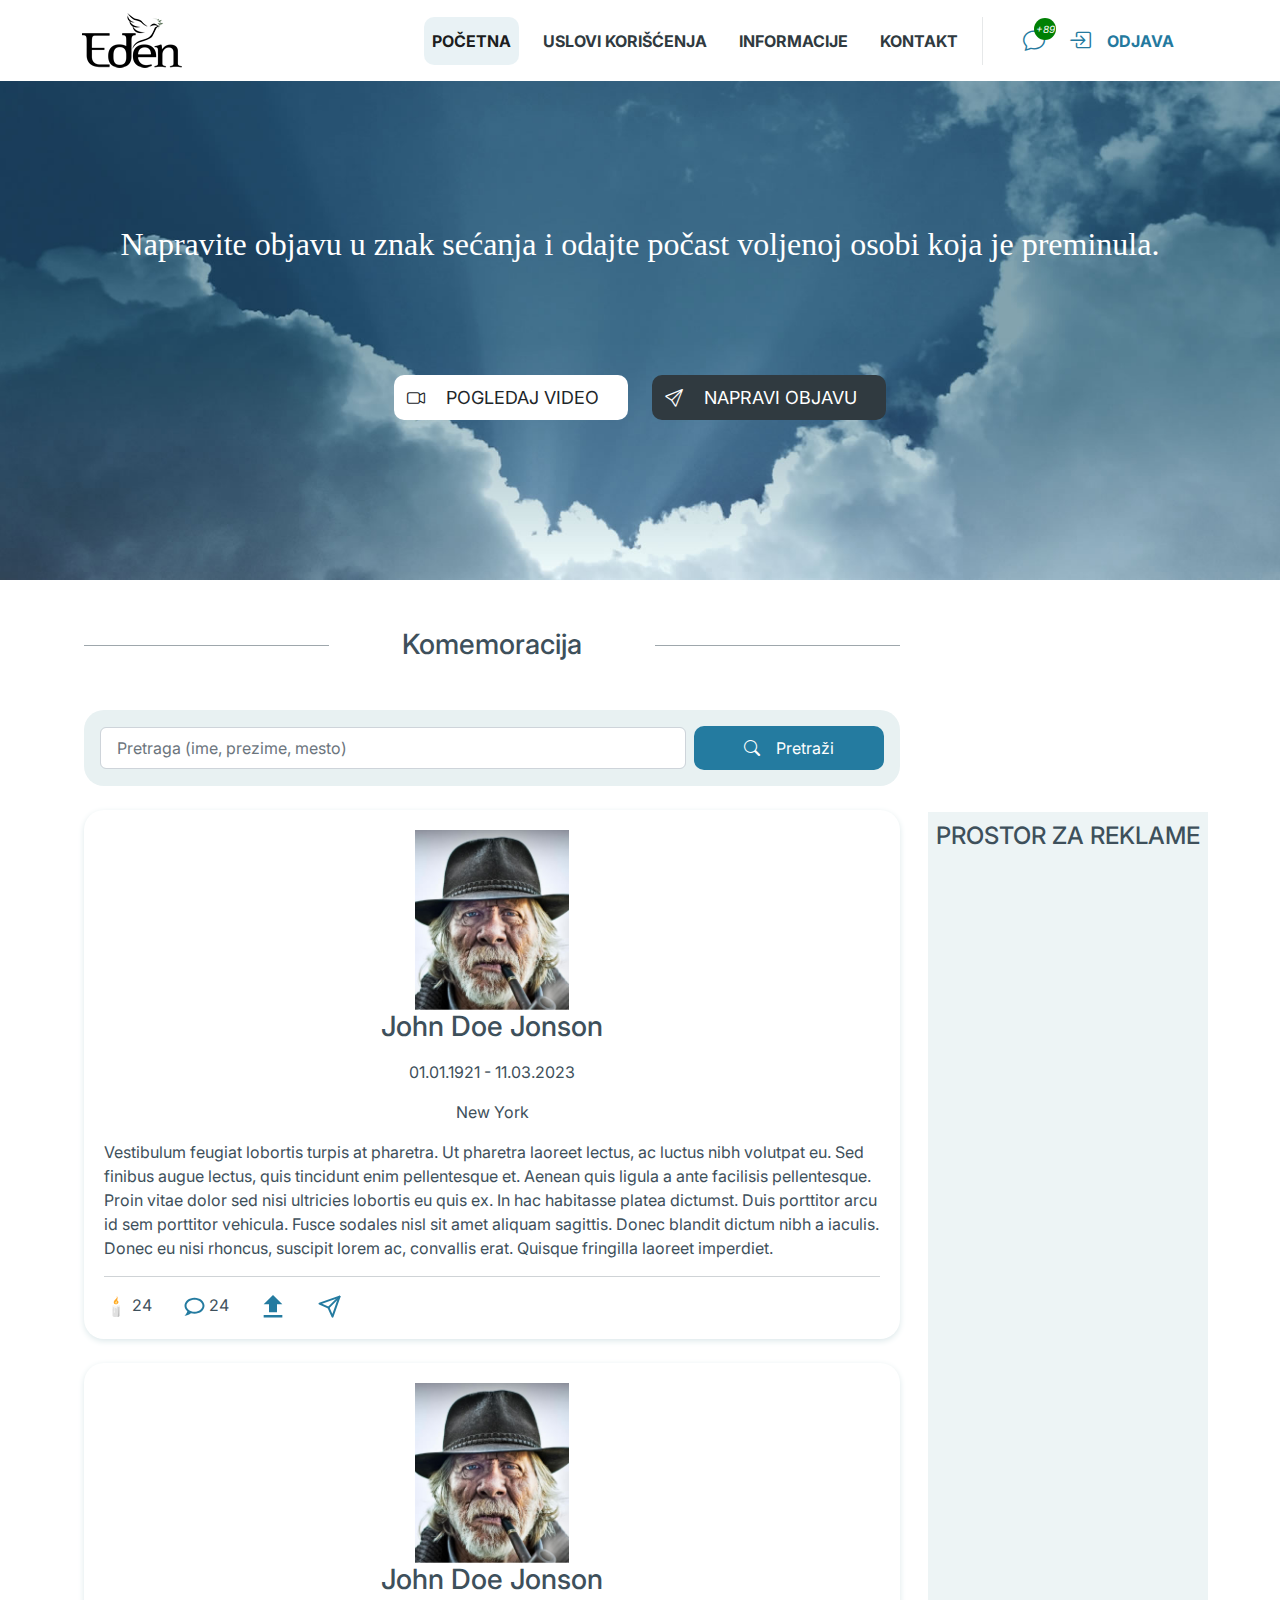
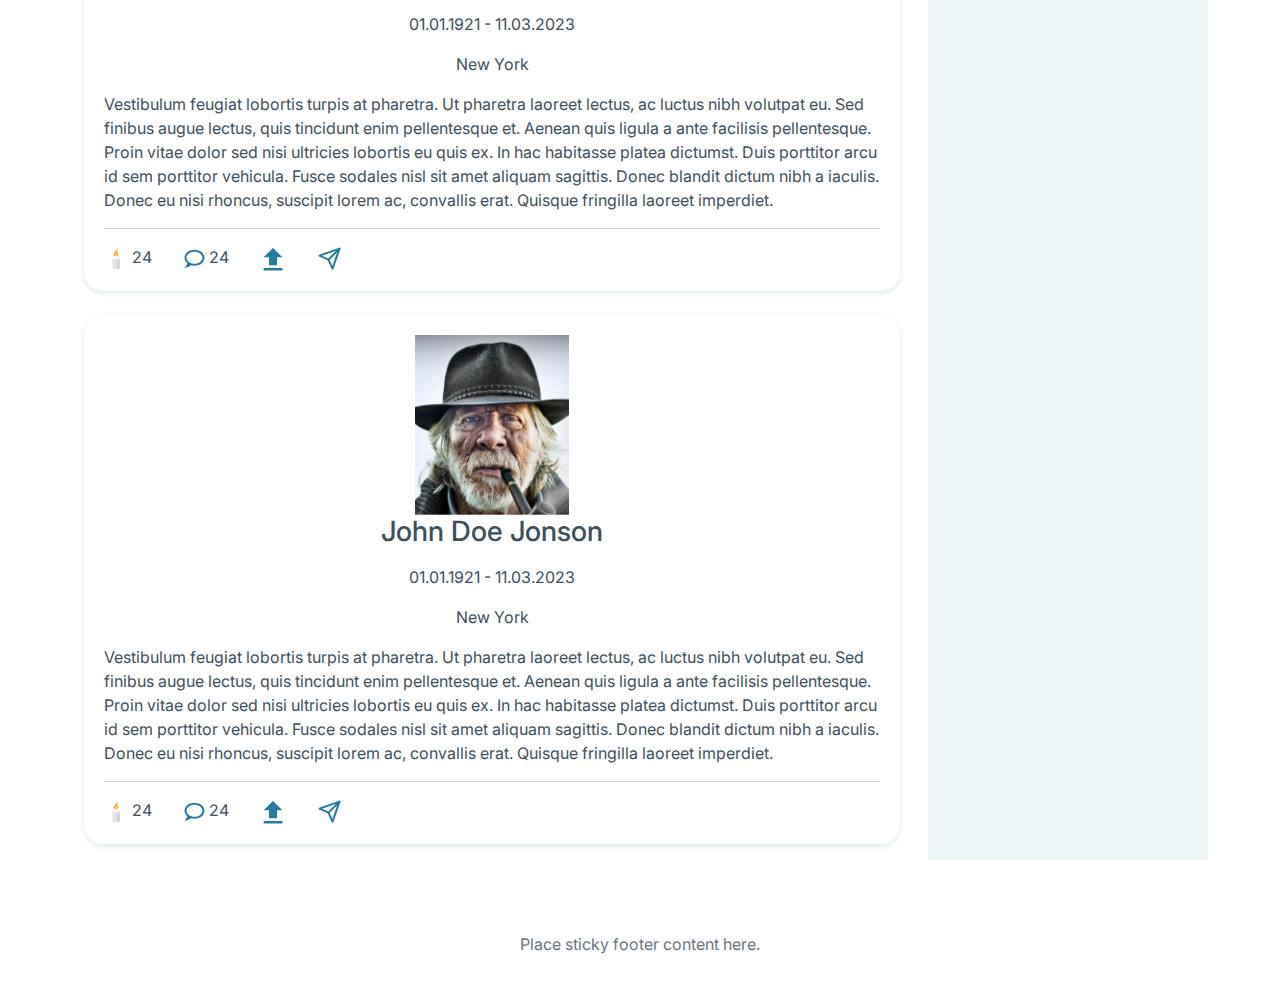
<file: index.html>
<!DOCTYPE html>
<!--[if lt IE 7]>      <html class="no-js lt-ie9 lt-ie8 lt-ie7"> <![endif]-->
<!--[if IE 7]>         <html class="no-js lt-ie9 lt-ie8"> <![endif]-->
<!--[if IE 8]>         <html class="no-js lt-ie9"> <![endif]-->
<!--[if gt IE 8]>      <html class="no-js"> <![endif]-->
<html lang="sr">
    <head>
        <meta charset="utf-8">
        <meta http-equiv="X-UA-Compatible" content="IE=edge">
        <title>EDEN</title>
        <meta name="description" content="">
        <meta name="keywords" content="">
        <meta name="author" content="One Touch">
        <meta name="viewport" content="width=device-width, initial-scale=1">

        <meta property="og:title" content="">
        <meta property="og:type" content="">
        <meta property="og:url" content="">
        <meta property="og:description" content="">
        <meta property="og:image" content="">

        <link rel="icon" href="/favicon.ico">
        <link rel="icon" href="/favicon.svg" type="image/svg+xml">
        <link rel="apple-touch-icon" href="/apple-touch-icon.png">

        <link rel="stylesheet" href="assets/css/bootstrap.min.css">
        <link rel="stylesheet" href="https://cdn.jsdelivr.net/npm/bootstrap-icons@1.10.5/font/bootstrap-icons.css">
        <link rel="stylesheet" href="assets/css/otwd.css">

        <!-- <link rel="preconnect" href="https://fonts.googleapis.com">
        <link rel="preconnect" href="https://fonts.gstatic.com" crossorigin>
        <link href="https://fonts.googleapis.com/css2?family=Inter&display=swap" rel="stylesheet"> -->

        <link rel="preconnect" href="https://fonts.googleapis.com">
        <link rel="preconnect" href="https://fonts.gstatic.com" crossorigin>
        <link href="https://fonts.googleapis.com/css2?family=Inter&family=Lobster+Two:ital@1&display=swap" rel="stylesheet">

    </head>
    <body>
        <!--[if lt IE 7]>
            <p class="browsehappy">You are using an <strong>outdated</strong> browser. Please <a href="#">upgrade your browser</a> to improve your experience.</p>
        <![endif]-->
        <nav class="navbar navbar-expand-sm" aria-label="Main navbar top">
            <div class="container">
                <a class="navbar-brand" href="/">
                    <img src="assets/img/eden-logo-100x55.png" class="img-fluid" alt="eden logo">
                </a>
                <button class="navbar-toggler" type="button" data-bs-toggle="collapse" data-bs-target="#navbar" aria-controls="navbar" aria-expanded="false" aria-label="Toggle navigation">
                    <span class="navbar-toggler-icon"></span>
                </button>
        
                <div class="collapse navbar-collapse" id="navbar">
                    <ul class="navbar-nav ms-auto justify-content-end">
                        <li class="nav-item">
                            <a class="nav-link active" aria-current="page" href="/">početna</a>
                        </li>
                        <li class="nav-item">
                            <a class="nav-link" href="#">uslovi korišćenja</a>
                        </li>
                        <li class="nav-item">
                            <a class="nav-link" href="#">informacije</a>
                        </li>
                        <li class="nav-item">
                            <a class="nav-link" href="#">kontakt</a>
                        </li>
                        <li class="nav-item user-item d-flex flex-row">
                            <i class="bi bi-chat mx-4 position-relative d-none d-sm-block">
                                <span class="position-absolute top-0 start-100 translate-middle badge">+89<span class="visually-hidden">unread messages</span></span>
                            </i>
                            <i class="bi bi-box-arrow-in-right me-2"></i>
                            <a class="nav-link" href="/login.html">odjava</a>
                        </li>
                    </ul>
                </div>
            </div>
        </nav>
          
        <!-- header start-->
        <header class="bgd-01 py-5">
            <div class="container-fluid">
                <div class="header-content-box py-5">
                    <h1 class="text-center">Napravite objavu u znak sećanja i odajte počast voljenoj osobi koja je preminula.</h1>
                    <!-- <div class="cta-box my-5 position-absolute top-50 start-50 translate-middle">
                        <a class="btn btn-large btn-header py-2 mt-5 me-3" href="#" role="button">
                            <i class="bi bi-camera-video"></i>
                            <span class="mx-3">pogledaj video</span>
                        </a>
                        <a class="btn btn-large btn-header-inv py-2 mt-5 ms-3" href="#" role="button">
                            <i class="bi bi-send"></i>
                            <span class="mx-3">napravi objavu</span>
                        </a>
                    </div> -->
                    <div class="row py-xl-5">
                        <div class="col-lg-6 col-12 py-3">
                            <a class="btn btn-large btn-header py-2 float-xl-end" href="#" role="button">
                                <i class="bi bi-camera-video"></i>
                                <span class="mx-3">pogledaj video</span>
                            </a>
                        </div>
                        <div class="col-lg-6 col-12 py-3">
                            <a class="btn btn-large btn-header-inv py-2 float-xl-start" href="#" role="button">
                                <i class="bi bi-send"></i>
                                <span class="mx-3">napravi objavu</span>
                            </a>
                        </div>
                    </div>
                </div>
            </div>
        </header>
        <!-- header end-->
        

        <!-- content start-->
        <div class="edn-layout">
            <main class="edn-main">
                <div class="container">
                    <div class="row">
                        <div class="col-12">
                            <h2 class="text-center title-line mt-5">Komemoracija</h2> <!-- SAKRIJ LOGOVANOM KORISNIKU -->
                            <div class="search-box">
                                <form action="" class="row g-2">
                                    <div class="col-lg-9 col-10">
                                        <input class="form-control" type="text" placeholder="Pretraga (ime, prezime, mesto)">
                                    </div>
                                    <div class="col-lg-3 col-2 d-grid gap-2">
                                        <button type="submit" class="btn btn-primary d-flex search-btn"><i class="bi bi-search"></i> <span class="d-none d-lg-block">Pretraži</span></button>
                                    </div>
                                </form>
                            </div>
                        </div>
                    </div>

                    <!-- umrlice layout-->
                    <div class="row">
                        <div class="col-12">
                            <a href="single-page.html" class="ex-container">
                                <article class="edn-ex-container my-4">
                                    <figure>
                                        <img src="/assets/img/john_doe_jonson.jpg" alt="John Doe Jonson" class="ex-img">
                                        <figcaption class="text-center"><h3>John Doe Jonson</h3></figcaption>
                                    </figure>
                                    <div class="ex-basic-info text-center">
                                        <p>01.01.1921 - 11.03.2023</p>
                                        <p>New York</p>
                                    </div>
                                    <div class="ex-details">
                                        <p>Vestibulum feugiat lobortis turpis at pharetra. Ut pharetra laoreet lectus, ac luctus nibh volutpat eu. Sed finibus augue lectus, quis tincidunt enim pellentesque et. Aenean quis ligula a ante facilisis pellentesque. Proin vitae dolor sed nisi ultricies lobortis eu quis ex. In hac habitasse platea dictumst. Duis porttitor arcu id sem porttitor vehicula. Fusce sodales nisl sit amet aliquam sagittis. Donec blandit dictum nibh a iaculis. Donec eu nisi rhoncus, suscipit lorem ac, convallis erat. Quisque fringilla laoreet imperdiet.</p>
                                    </div>
                                    <hr>
                                    <div class="ex-soc-data">
                                        <div class="ex-candle">
                                            <!-- <img src="/assets/img/candle-24x24.png" alt="" class=""> -->
                                            <svg width="24" height="25" viewBox="0 0 24 25" fill="none" xmlns="http://www.w3.org/2000/svg">
                                                <path d="M8.49561 13.113L8.51061 21.5767C8.51061 21.9311 8.68873 22.263 8.98311 22.4636C9.86998 23.0674 10.41 23.0505 11.9644 23.0505C13.7737 23.0505 15.2569 22.638 15.4181 22.113L15.3037 11.5005L8.49561 13.113Z" fill="#E0E0E0"/>
                                                <path d="M13.4099 6.38729C13.2918 6.19417 13.2224 5.97104 13.2561 5.67292C13.3349 4.96417 13.6986 4.36604 13.5974 3.62542C13.5543 3.31042 13.1174 2.11229 12.6561 2.30167C12.6693 2.34667 12.6936 2.37854 12.7199 2.41604C12.7705 2.49104 12.8155 2.57167 12.8474 2.65604C13.108 3.32354 12.7368 3.92729 12.2943 4.40917C11.1918 5.60542 9.15738 7.04729 9.8455 8.93167C10.6199 11.0523 13.9274 10.6792 14.428 8.54354C14.533 8.09729 14.4486 7.64917 14.1805 7.27604C13.933 6.93292 13.603 6.70042 13.4099 6.38729Z" fill="#FFA726"/>
                                                <path d="M13.0596 8.60362C13.0277 9.08925 12.7352 9.6405 12.2084 9.708C11.4115 9.80925 10.8996 8.778 11.2034 8.11987C11.4565 7.57237 12.0002 7.88175 12.259 6.68737C12.2702 6.633 12.2684 6.54862 12.2534 6.49425C12.2402 6.44737 12.214 6.40425 12.214 6.3555C12.2102 6.2505 12.3115 6.38737 12.3359 6.41362C12.8215 6.9555 13.0765 7.78987 13.0652 8.51175L13.0596 8.60362Z" fill="#FFE082"/>
                                                <path d="M15.0242 11.1799C14.848 11.1799 14.7036 11.3243 14.7036 11.5006C14.7036 11.5006 14.2086 22.2331 13.543 22.9381C13.543 22.9381 15.4161 22.6981 15.4161 21.9931L15.3467 11.5006C15.3457 11.4155 15.3114 11.3342 15.2511 11.2743C15.1907 11.2143 15.1093 11.1804 15.0242 11.1799Z" fill="#BDBDBD"/>
                                                <path d="M15.9339 11.8829C15.9264 12.2223 15.8064 12.5542 15.5495 12.7604C15.1933 13.0473 14.7414 12.8917 14.3983 12.6629C13.9464 12.3629 13.4158 12.4286 13.0651 12.8411C12.7708 13.1879 12.8551 13.6154 12.8364 14.0317C12.827 14.2473 12.7876 14.5623 12.6301 14.7292C12.3414 15.0348 12.062 14.5586 12.002 14.3017C11.9308 13.9942 11.8801 13.6117 11.4751 13.6379C10.9764 13.6698 10.8433 14.4292 10.7795 14.8079C10.6783 15.4042 10.6445 16.0342 10.6858 16.6361C10.7176 17.0992 10.9464 17.5586 10.9145 18.0348C10.8958 18.3011 10.712 18.6273 10.4383 18.7117C10.0764 18.8242 9.80451 18.4679 9.81201 18.1342C9.82513 17.5248 10.0745 16.9286 10.1439 16.3229C10.2058 15.7811 10.262 15.2354 10.2958 14.6898C10.3183 14.3242 10.4626 13.1617 9.91701 13.0529C8.85576 12.8411 9.04701 15.3629 8.35888 15.2204C7.77763 15.0986 8.25576 13.7561 8.18638 12.8579C8.16201 12.5336 8.05326 12.2054 8.13201 11.8811C8.26138 11.3579 8.78076 10.9698 9.32076 11.0148C9.74076 11.0504 10.1533 11.2286 10.5151 11.4404C11.0083 11.7311 11.4751 11.9111 12.0601 11.8848C12.6451 11.8586 13.2095 11.6617 13.7101 11.3636C14.1676 11.0917 14.597 10.4692 15.2026 10.6323C15.7201 10.7711 15.9451 11.3992 15.9339 11.8829Z" fill="#F5F5F5"/>
                                            </svg>
                                            <span>24</span>
                                        </div>
                                        <div class="ex-comments">
                                            <!-- <i class="bi bi-chat"></i> -->
                                            <svg width="21" height="19" viewBox="0 0 21 19" fill="none" xmlns="http://www.w3.org/2000/svg">
                                                <path d="M10.5 0.666504C5 0.666504 0.5 4.2465 0.5 8.6665C0.525108 9.7292 0.784627 10.7732 1.26001 11.724C1.73539 12.6748 2.41491 13.5088 3.25 14.1665C3.25 14.7665 2.83 16.3365 0.5 18.6665C2.87 18.5565 5.14 17.6665 6.97 16.1665C8.11 16.4965 9.31 16.6665 10.5 16.6665C16 16.6665 20.5 13.0865 20.5 8.6665C20.5 4.2465 16 0.666504 10.5 0.666504ZM10.5 14.6665C6.08 14.6665 2.5 11.9765 2.5 8.6665C2.5 5.3565 6.08 2.6665 10.5 2.6665C14.92 2.6665 18.5 5.3565 18.5 8.6665C18.5 11.9765 14.92 14.6665 10.5 14.6665Z" fill="#247BA0"/>
                                            </svg>
                                            <span>24</span>
                                        </div>
                                        <div class="ex-share">
                                            <!-- <img src="/assets/img/upload-24x24.png" alt="" class=""> -->
                                            <svg width="24" height="24" viewBox="0 0 15 18" fill="none" xmlns="http://www.w3.org/2000/svg">
                                                <path d="M4.5 13.6665H10.5V7.6665H14.5L7.5 0.666504L0.5 7.6665H4.5V13.6665ZM0.5 15.6665H14.5V17.6665H0.5V15.6665Z" fill="#247BA0"/>
                                            </svg>
                                        </div>
                                        <div class="ex-msg">
                                            <!-- <img src="/assets/img/send-24x24.png" alt="" class=""> -->
                                            <svg width="25" height="25" viewBox="0 0 25 25" fill="none" xmlns="http://www.w3.org/2000/svg">
                                                <path d="M22.5 2.6665L11.5 13.6665" stroke="#247BA0" stroke-width="2" stroke-linecap="round" stroke-linejoin="round"/>
                                                <path d="M22.5 2.6665L15.5 22.6665L11.5 13.6665L2.5 9.6665L22.5 2.6665Z" stroke="#247BA0" stroke-width="2" stroke-linecap="round" stroke-linejoin="round"/>
                                            </svg>
                                        </div>
                                    </div>
                                </article>
                            </a>

                            <a href="single-page.html" class="ex-container">
                                <article class="edn-ex-container my-4">
                                    <figure>
                                        <img src="/assets/img/john_doe_jonson.jpg" alt="John Doe Jonson" class="ex-img">
                                        <figcaption class="text-center"><h3>John Doe Jonson</h3></figcaption>
                                    </figure>
                                    <div class="ex-basic-info text-center">
                                        <p>01.01.1921 - 11.03.2023</p>
                                        <p>New York</p>
                                    </div>
                                    <div class="ex-details">
                                        <p>Vestibulum feugiat lobortis turpis at pharetra. Ut pharetra laoreet lectus, ac luctus nibh volutpat eu. Sed finibus augue lectus, quis tincidunt enim pellentesque et. Aenean quis ligula a ante facilisis pellentesque. Proin vitae dolor sed nisi ultricies lobortis eu quis ex. In hac habitasse platea dictumst. Duis porttitor arcu id sem porttitor vehicula. Fusce sodales nisl sit amet aliquam sagittis. Donec blandit dictum nibh a iaculis. Donec eu nisi rhoncus, suscipit lorem ac, convallis erat. Quisque fringilla laoreet imperdiet.</p>
                                    </div>
                                    <hr>
                                    <div class="ex-soc-data">
                                        <div class="ex-candle">
                                            <!-- <img src="/assets/img/candle-24x24.png" alt="" class=""> -->
                                            <svg width="24" height="25" viewBox="0 0 24 25" fill="none" xmlns="http://www.w3.org/2000/svg">
                                                <path d="M8.49561 13.113L8.51061 21.5767C8.51061 21.9311 8.68873 22.263 8.98311 22.4636C9.86998 23.0674 10.41 23.0505 11.9644 23.0505C13.7737 23.0505 15.2569 22.638 15.4181 22.113L15.3037 11.5005L8.49561 13.113Z" fill="#E0E0E0"/>
                                                <path d="M13.4099 6.38729C13.2918 6.19417 13.2224 5.97104 13.2561 5.67292C13.3349 4.96417 13.6986 4.36604 13.5974 3.62542C13.5543 3.31042 13.1174 2.11229 12.6561 2.30167C12.6693 2.34667 12.6936 2.37854 12.7199 2.41604C12.7705 2.49104 12.8155 2.57167 12.8474 2.65604C13.108 3.32354 12.7368 3.92729 12.2943 4.40917C11.1918 5.60542 9.15738 7.04729 9.8455 8.93167C10.6199 11.0523 13.9274 10.6792 14.428 8.54354C14.533 8.09729 14.4486 7.64917 14.1805 7.27604C13.933 6.93292 13.603 6.70042 13.4099 6.38729Z" fill="#FFA726"/>
                                                <path d="M13.0596 8.60362C13.0277 9.08925 12.7352 9.6405 12.2084 9.708C11.4115 9.80925 10.8996 8.778 11.2034 8.11987C11.4565 7.57237 12.0002 7.88175 12.259 6.68737C12.2702 6.633 12.2684 6.54862 12.2534 6.49425C12.2402 6.44737 12.214 6.40425 12.214 6.3555C12.2102 6.2505 12.3115 6.38737 12.3359 6.41362C12.8215 6.9555 13.0765 7.78987 13.0652 8.51175L13.0596 8.60362Z" fill="#FFE082"/>
                                                <path d="M15.0242 11.1799C14.848 11.1799 14.7036 11.3243 14.7036 11.5006C14.7036 11.5006 14.2086 22.2331 13.543 22.9381C13.543 22.9381 15.4161 22.6981 15.4161 21.9931L15.3467 11.5006C15.3457 11.4155 15.3114 11.3342 15.2511 11.2743C15.1907 11.2143 15.1093 11.1804 15.0242 11.1799Z" fill="#BDBDBD"/>
                                                <path d="M15.9339 11.8829C15.9264 12.2223 15.8064 12.5542 15.5495 12.7604C15.1933 13.0473 14.7414 12.8917 14.3983 12.6629C13.9464 12.3629 13.4158 12.4286 13.0651 12.8411C12.7708 13.1879 12.8551 13.6154 12.8364 14.0317C12.827 14.2473 12.7876 14.5623 12.6301 14.7292C12.3414 15.0348 12.062 14.5586 12.002 14.3017C11.9308 13.9942 11.8801 13.6117 11.4751 13.6379C10.9764 13.6698 10.8433 14.4292 10.7795 14.8079C10.6783 15.4042 10.6445 16.0342 10.6858 16.6361C10.7176 17.0992 10.9464 17.5586 10.9145 18.0348C10.8958 18.3011 10.712 18.6273 10.4383 18.7117C10.0764 18.8242 9.80451 18.4679 9.81201 18.1342C9.82513 17.5248 10.0745 16.9286 10.1439 16.3229C10.2058 15.7811 10.262 15.2354 10.2958 14.6898C10.3183 14.3242 10.4626 13.1617 9.91701 13.0529C8.85576 12.8411 9.04701 15.3629 8.35888 15.2204C7.77763 15.0986 8.25576 13.7561 8.18638 12.8579C8.16201 12.5336 8.05326 12.2054 8.13201 11.8811C8.26138 11.3579 8.78076 10.9698 9.32076 11.0148C9.74076 11.0504 10.1533 11.2286 10.5151 11.4404C11.0083 11.7311 11.4751 11.9111 12.0601 11.8848C12.6451 11.8586 13.2095 11.6617 13.7101 11.3636C14.1676 11.0917 14.597 10.4692 15.2026 10.6323C15.7201 10.7711 15.9451 11.3992 15.9339 11.8829Z" fill="#F5F5F5"/>
                                            </svg>
                                            <span>24</span>
                                        </div>
                                        <div class="ex-comments">
                                            <!-- <i class="bi bi-chat"></i> -->
                                            <svg width="21" height="19" viewBox="0 0 21 19" fill="none" xmlns="http://www.w3.org/2000/svg">
                                                <path d="M10.5 0.666504C5 0.666504 0.5 4.2465 0.5 8.6665C0.525108 9.7292 0.784627 10.7732 1.26001 11.724C1.73539 12.6748 2.41491 13.5088 3.25 14.1665C3.25 14.7665 2.83 16.3365 0.5 18.6665C2.87 18.5565 5.14 17.6665 6.97 16.1665C8.11 16.4965 9.31 16.6665 10.5 16.6665C16 16.6665 20.5 13.0865 20.5 8.6665C20.5 4.2465 16 0.666504 10.5 0.666504ZM10.5 14.6665C6.08 14.6665 2.5 11.9765 2.5 8.6665C2.5 5.3565 6.08 2.6665 10.5 2.6665C14.92 2.6665 18.5 5.3565 18.5 8.6665C18.5 11.9765 14.92 14.6665 10.5 14.6665Z" fill="#247BA0"/>
                                            </svg>
                                            <span>24</span>
                                        </div>
                                        <div class="ex-share">
                                            <!-- <img src="/assets/img/upload-24x24.png" alt="" class=""> -->
                                            <svg width="24" height="24" viewBox="0 0 15 18" fill="none" xmlns="http://www.w3.org/2000/svg">
                                                <path d="M4.5 13.6665H10.5V7.6665H14.5L7.5 0.666504L0.5 7.6665H4.5V13.6665ZM0.5 15.6665H14.5V17.6665H0.5V15.6665Z" fill="#247BA0"/>
                                            </svg>
                                        </div>
                                        <div class="ex-msg">
                                            <!-- <img src="/assets/img/send-24x24.png" alt="" class=""> -->
                                            <svg width="25" height="25" viewBox="0 0 25 25" fill="none" xmlns="http://www.w3.org/2000/svg">
                                                <path d="M22.5 2.6665L11.5 13.6665" stroke="#247BA0" stroke-width="2" stroke-linecap="round" stroke-linejoin="round"/>
                                                <path d="M22.5 2.6665L15.5 22.6665L11.5 13.6665L2.5 9.6665L22.5 2.6665Z" stroke="#247BA0" stroke-width="2" stroke-linecap="round" stroke-linejoin="round"/>
                                            </svg>
                                        </div>
                                    </div>
                                </article>
                            </a>

                            <a href="single-page.html" class="ex-container">
                                <article class="edn-ex-container my-4">
                                    <figure>
                                        <img src="/assets/img/john_doe_jonson.jpg" alt="John Doe Jonson" class="ex-img">
                                        <figcaption class="text-center"><h3>John Doe Jonson</h3></figcaption>
                                    </figure>
                                    <div class="ex-basic-info text-center">
                                        <p>01.01.1921 - 11.03.2023</p>
                                        <p>New York</p>
                                    </div>
                                    <div class="ex-details">
                                        <p>Vestibulum feugiat lobortis turpis at pharetra. Ut pharetra laoreet lectus, ac luctus nibh volutpat eu. Sed finibus augue lectus, quis tincidunt enim pellentesque et. Aenean quis ligula a ante facilisis pellentesque. Proin vitae dolor sed nisi ultricies lobortis eu quis ex. In hac habitasse platea dictumst. Duis porttitor arcu id sem porttitor vehicula. Fusce sodales nisl sit amet aliquam sagittis. Donec blandit dictum nibh a iaculis. Donec eu nisi rhoncus, suscipit lorem ac, convallis erat. Quisque fringilla laoreet imperdiet.</p>
                                    </div>
                                    <hr>
                                    <div class="ex-soc-data">
                                        <div class="ex-candle">
                                            <!-- <img src="/assets/img/candle-24x24.png" alt="" class=""> -->
                                            <svg width="24" height="25" viewBox="0 0 24 25" fill="none" xmlns="http://www.w3.org/2000/svg">
                                                <path d="M8.49561 13.113L8.51061 21.5767C8.51061 21.9311 8.68873 22.263 8.98311 22.4636C9.86998 23.0674 10.41 23.0505 11.9644 23.0505C13.7737 23.0505 15.2569 22.638 15.4181 22.113L15.3037 11.5005L8.49561 13.113Z" fill="#E0E0E0"/>
                                                <path d="M13.4099 6.38729C13.2918 6.19417 13.2224 5.97104 13.2561 5.67292C13.3349 4.96417 13.6986 4.36604 13.5974 3.62542C13.5543 3.31042 13.1174 2.11229 12.6561 2.30167C12.6693 2.34667 12.6936 2.37854 12.7199 2.41604C12.7705 2.49104 12.8155 2.57167 12.8474 2.65604C13.108 3.32354 12.7368 3.92729 12.2943 4.40917C11.1918 5.60542 9.15738 7.04729 9.8455 8.93167C10.6199 11.0523 13.9274 10.6792 14.428 8.54354C14.533 8.09729 14.4486 7.64917 14.1805 7.27604C13.933 6.93292 13.603 6.70042 13.4099 6.38729Z" fill="#FFA726"/>
                                                <path d="M13.0596 8.60362C13.0277 9.08925 12.7352 9.6405 12.2084 9.708C11.4115 9.80925 10.8996 8.778 11.2034 8.11987C11.4565 7.57237 12.0002 7.88175 12.259 6.68737C12.2702 6.633 12.2684 6.54862 12.2534 6.49425C12.2402 6.44737 12.214 6.40425 12.214 6.3555C12.2102 6.2505 12.3115 6.38737 12.3359 6.41362C12.8215 6.9555 13.0765 7.78987 13.0652 8.51175L13.0596 8.60362Z" fill="#FFE082"/>
                                                <path d="M15.0242 11.1799C14.848 11.1799 14.7036 11.3243 14.7036 11.5006C14.7036 11.5006 14.2086 22.2331 13.543 22.9381C13.543 22.9381 15.4161 22.6981 15.4161 21.9931L15.3467 11.5006C15.3457 11.4155 15.3114 11.3342 15.2511 11.2743C15.1907 11.2143 15.1093 11.1804 15.0242 11.1799Z" fill="#BDBDBD"/>
                                                <path d="M15.9339 11.8829C15.9264 12.2223 15.8064 12.5542 15.5495 12.7604C15.1933 13.0473 14.7414 12.8917 14.3983 12.6629C13.9464 12.3629 13.4158 12.4286 13.0651 12.8411C12.7708 13.1879 12.8551 13.6154 12.8364 14.0317C12.827 14.2473 12.7876 14.5623 12.6301 14.7292C12.3414 15.0348 12.062 14.5586 12.002 14.3017C11.9308 13.9942 11.8801 13.6117 11.4751 13.6379C10.9764 13.6698 10.8433 14.4292 10.7795 14.8079C10.6783 15.4042 10.6445 16.0342 10.6858 16.6361C10.7176 17.0992 10.9464 17.5586 10.9145 18.0348C10.8958 18.3011 10.712 18.6273 10.4383 18.7117C10.0764 18.8242 9.80451 18.4679 9.81201 18.1342C9.82513 17.5248 10.0745 16.9286 10.1439 16.3229C10.2058 15.7811 10.262 15.2354 10.2958 14.6898C10.3183 14.3242 10.4626 13.1617 9.91701 13.0529C8.85576 12.8411 9.04701 15.3629 8.35888 15.2204C7.77763 15.0986 8.25576 13.7561 8.18638 12.8579C8.16201 12.5336 8.05326 12.2054 8.13201 11.8811C8.26138 11.3579 8.78076 10.9698 9.32076 11.0148C9.74076 11.0504 10.1533 11.2286 10.5151 11.4404C11.0083 11.7311 11.4751 11.9111 12.0601 11.8848C12.6451 11.8586 13.2095 11.6617 13.7101 11.3636C14.1676 11.0917 14.597 10.4692 15.2026 10.6323C15.7201 10.7711 15.9451 11.3992 15.9339 11.8829Z" fill="#F5F5F5"/>
                                            </svg>
                                            <span>24</span>
                                        </div>
                                        <div class="ex-comments">
                                            <!-- <i class="bi bi-chat"></i> -->
                                            <svg width="21" height="19" viewBox="0 0 21 19" fill="none" xmlns="http://www.w3.org/2000/svg">
                                                <path d="M10.5 0.666504C5 0.666504 0.5 4.2465 0.5 8.6665C0.525108 9.7292 0.784627 10.7732 1.26001 11.724C1.73539 12.6748 2.41491 13.5088 3.25 14.1665C3.25 14.7665 2.83 16.3365 0.5 18.6665C2.87 18.5565 5.14 17.6665 6.97 16.1665C8.11 16.4965 9.31 16.6665 10.5 16.6665C16 16.6665 20.5 13.0865 20.5 8.6665C20.5 4.2465 16 0.666504 10.5 0.666504ZM10.5 14.6665C6.08 14.6665 2.5 11.9765 2.5 8.6665C2.5 5.3565 6.08 2.6665 10.5 2.6665C14.92 2.6665 18.5 5.3565 18.5 8.6665C18.5 11.9765 14.92 14.6665 10.5 14.6665Z" fill="#247BA0"/>
                                            </svg>
                                            <span>24</span>
                                        </div>
                                        <div class="ex-share">
                                            <!-- <img src="/assets/img/upload-24x24.png" alt="" class=""> -->
                                            <svg width="24" height="24" viewBox="0 0 15 18" fill="none" xmlns="http://www.w3.org/2000/svg">
                                                <path d="M4.5 13.6665H10.5V7.6665H14.5L7.5 0.666504L0.5 7.6665H4.5V13.6665ZM0.5 15.6665H14.5V17.6665H0.5V15.6665Z" fill="#247BA0"/>
                                            </svg>
                                        </div>
                                        <div class="ex-msg">
                                            <!-- <img src="/assets/img/send-24x24.png" alt="" class=""> -->
                                            <svg width="25" height="25" viewBox="0 0 25 25" fill="none" xmlns="http://www.w3.org/2000/svg">
                                                <path d="M22.5 2.6665L11.5 13.6665" stroke="#247BA0" stroke-width="2" stroke-linecap="round" stroke-linejoin="round"/>
                                                <path d="M22.5 2.6665L15.5 22.6665L11.5 13.6665L2.5 9.6665L22.5 2.6665Z" stroke="#247BA0" stroke-width="2" stroke-linecap="round" stroke-linejoin="round"/>
                                            </svg>
                                        </div>
                                    </div>
                                </article>
                            </a>
                        </div>
                    </div>
                </div>
            </main>
            <aside class="edn-side d-none d-sm-block">
                <div class="ads-block">
                    <h4> PROSTOR ZA REKLAME</h4>
                </div>
            </aside>
        </div>
        <!-- content start-->

        <!--  footer start-->
        <footer class="footer mt-5 py-3">
            <div class="container text-center d-none d-sm-block">
                <div class="row justify-content-md-center">
                    <div class="col-md-auto">
                        <p><span class="text-muted">Place sticky footer content here.</span></p>
                    </div>
                </div>
            </div>
            <div class="container mob-footer d-block d-sm-none">
                <div class="row text-center">
                    <div class="col-4">
                        <a href="#" class="footer-link">
                            <i class="bi bi-chat mx-4 position-relative">
                                <span class="position-absolute top-0 start-100 translate-middle badge">+9<span class="visually-hidden">unread messages</span></span>
                            </i><br>Notifikacije
                        </a>
                    </div>
                    <div class="col-4">
                        <a href="#" class="footer-link active">
                            <!-- <i class="bi bi-house-door-fill"></i><br>Početna -->
                            <svg width="24" height="24" viewBox="0 0 24 24" fill="none" xmlns="http://www.w3.org/2000/svg">
                                <g clip-path="url(#clip0_224_5704)">
                                <path d="M10 20V14H14V20H19V12H22L12 3L2 12H5V20H10Z" fill="#247BA0"/>
                                </g>
                                <defs>
                                <clipPath id="clip0_224_5704">
                                <rect width="24" height="24" fill="white"/>
                                </clipPath>
                                </defs>
                            </svg><br>Početna
                        </a>
                    </div>
                    <div class="col-4">
                        <a href="#" class="footer-link">
                            <!-- <img src="/assets/img/send-24x24.png" alt="" class=""> -->
                            <svg width="24" height="24" viewBox="0 0 25 25" fill="none" xmlns="http://www.w3.org/2000/svg">
                                <path d="M22.5 2.6665L11.5 13.6665" stroke="#3e505b" stroke-width="2" stroke-linecap="round" stroke-linejoin="round"/>
                                <path d="M22.5 2.6665L15.5 22.6665L11.5 13.6665L2.5 9.6665L22.5 2.6665Z" stroke="#3e505b" stroke-width="2" stroke-linecap="round" stroke-linejoin="round"/>
                            </svg><br>Napravi objavu
                        </a>
                    </div>
                </div>
            </div>
        </footer>
        <!--  footer start-->

        
        <script src="assets/js/bootstrap.bundle.min.js" async defer></script>
    </body>
</html>
</file>
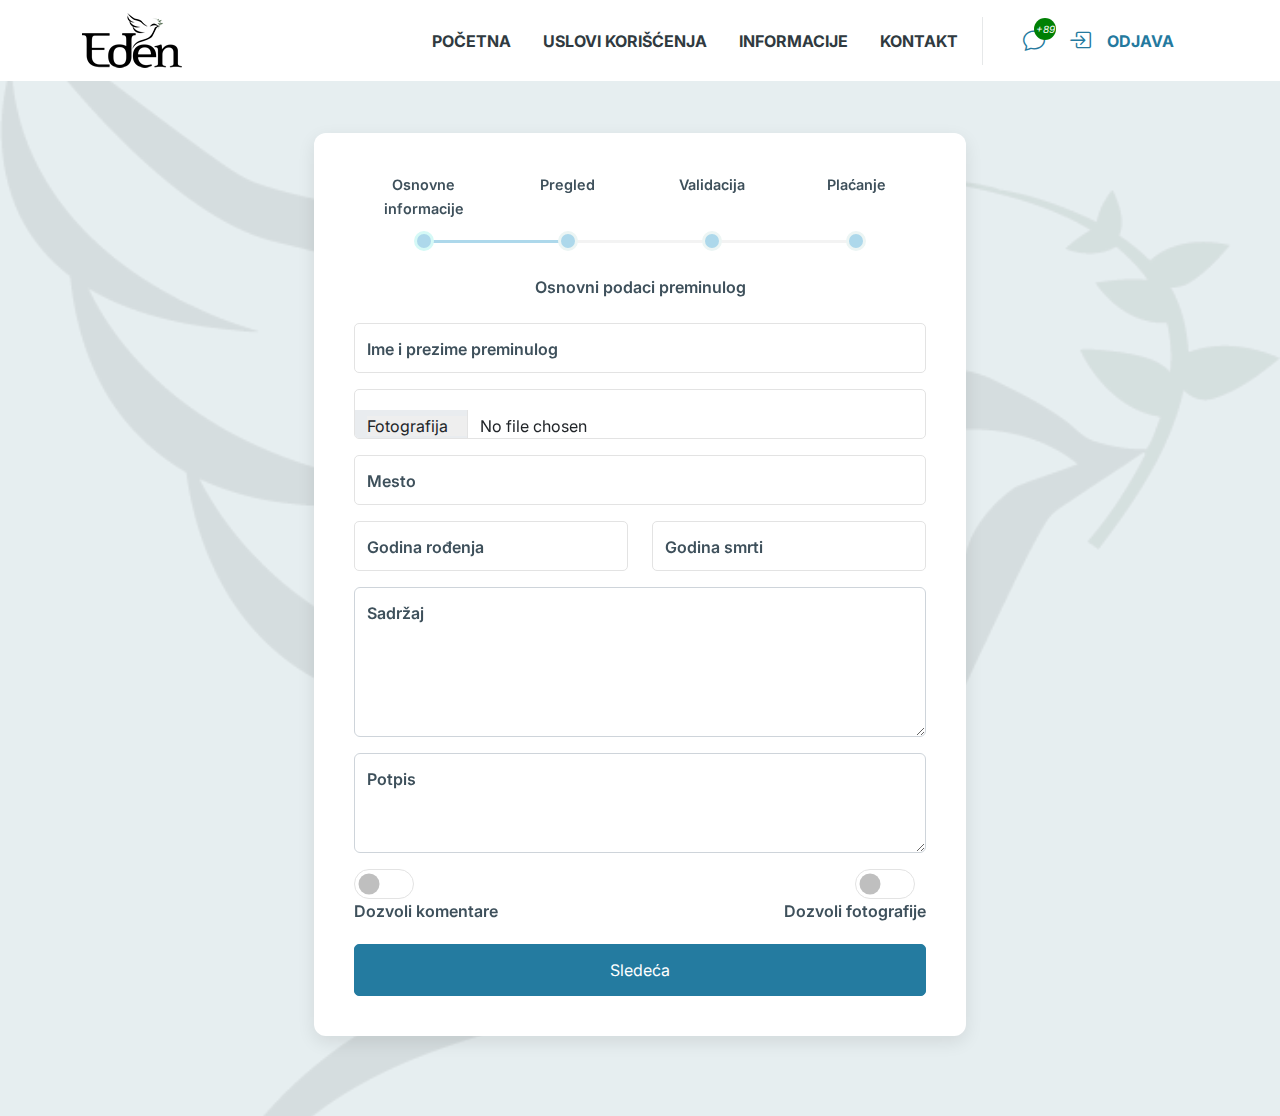
<file: kreiraj-objavu.html>
<!DOCTYPE html>
<!--[if lt IE 7]>      <html class="no-js lt-ie9 lt-ie8 lt-ie7"> <![endif]-->
<!--[if IE 7]>         <html class="no-js lt-ie9 lt-ie8"> <![endif]-->
<!--[if IE 8]>         <html class="no-js lt-ie9"> <![endif]-->
<!--[if gt IE 8]>      <html class="no-js"> <![endif]-->
<html lang="sr">
    <head>
        <meta charset="utf-8">
        <meta http-equiv="X-UA-Compatible" content="IE=edge">
        <title>EDEN</title>
        <meta name="description" content="">
        <meta name="keywords" content="">
        <meta name="author" content="One Touch">
        <meta name="viewport" content="width=device-width, initial-scale=1">

        <meta property="og:title" content="">
        <meta property="og:type" content="">
        <meta property="og:url" content="">
        <meta property="og:description" content="">
        <meta property="og:image" content="">

        <link rel="icon" href="/favicon.ico">
        <link rel="icon" href="/favicon.svg" type="image/svg+xml">
        <link rel="apple-touch-icon" href="/apple-touch-icon.png">

        <link rel="stylesheet" href="assets/css/bootstrap.min.css">
        <link rel="stylesheet" href="https://cdn.jsdelivr.net/npm/bootstrap-icons@1.10.5/font/bootstrap-icons.css">
        <link rel="stylesheet" href="assets/css/otwd.css">

        <!-- <link rel="preconnect" href="https://fonts.googleapis.com">
        <link rel="preconnect" href="https://fonts.gstatic.com" crossorigin>
        <link href="https://fonts.googleapis.com/css2?family=Inter&display=swap" rel="stylesheet"> -->

        <link rel="preconnect" href="https://fonts.googleapis.com">
        <link rel="preconnect" href="https://fonts.gstatic.com" crossorigin>
        <link href="https://fonts.googleapis.com/css2?family=Inter&family=Lobster+Two:ital@1&display=swap" rel="stylesheet">

    </head>
    <body class="reg-bgd">
        <!--[if lt IE 7]>
            <p class="browsehappy">You are using an <strong>outdated</strong> browser. Please <a href="#">upgrade your browser</a> to improve your experience.</p>
        <![endif]-->
        <nav class="navbar navbar-expand-sm" aria-label="Main navbar top">
            <div class="container">
                <a class="navbar-brand" href="/">
                    <img src="assets/img/eden-logo-100x55.png" class="img-fluid" alt="eden logo">
                </a>
                <button class="navbar-toggler" type="button" data-bs-toggle="collapse" data-bs-target="#navbar" aria-controls="navbar" aria-expanded="false" aria-label="Toggle navigation">
                    <span class="navbar-toggler-icon"></span>
                </button>
        
                <div class="collapse navbar-collapse" id="navbar">
                    <ul class="navbar-nav ms-auto justify-content-end">
                        <li class="nav-item">
                            <a class="nav-link" aria-current="page" href="/">početna</a>
                        </li>
                        <li class="nav-item">
                            <a class="nav-link" href="#">uslovi korišćenja</a>
                        </li>
                        <li class="nav-item">
                            <a class="nav-link" href="#">informacije</a>
                        </li>
                        <li class="nav-item">
                            <a class="nav-link" href="#">kontakt</a>
                        </li>
                        <li class="nav-item user-item d-flex flex-row">
                            <i class="bi bi-chat mx-4 position-relative d-none d-sm-block">
                                <span class="position-absolute top-0 start-100 translate-middle badge">+89<span class="visually-hidden">unread messages</span></span>
                            </i>
                            <i class="bi bi-box-arrow-in-right me-2"></i>
                            <a class="nav-link" href="/login.html">odjava</a>
                        </li>
                    </ul>
                </div>
            </div>
        </nav>

        <!-- content start-->
        <div class="inner-layout">
            <main class="edn-main">
                <div class="container">
                    <div class="row justify-content-lg-center">
                        <div class="col-md-auto py-5">
                            <div class="obj-box">

                                <form id="signUpForm" action="#!" class="mt-5">
                                    <!-- start step indicators -->
                                    <div class="form-header d-flex mb-4">
                                        <span class="stepIndicator">Osnovne informacije</span>
                                        <span class="stepIndicator">Pregled</span>
                                        <span class="stepIndicator">Validacija</span>
                                        <span class="stepIndicator">Plaćanje</span>
                                    </div>
                                    <!-- end step indicators -->
                                
                                    <!-- step one -->
                                    <div class="step">
                                        <p class="text-center mb-4">Osnovni podaci preminulog</p>
                                        <div class="form-floating mb-3">
                                            <input type="name" class="form-control" id="ex-ime" placeholder="ex-ime" required >
                                            <label for="ex-ime">Ime i prezime preminulog</label>
                                        </div>

                                        <div class="form-floating mb-3">
                                            <input class="form-control" type="file" id="formFile">
                                        </div>

                                        <div class="form-floating mb-3">
                                            <input type="name" class="form-control" id="ex-mesto" placeholder="ex-mesto" required >
                                            <label for="ex-mesto">Mesto</label>
                                        </div>

                                        <div class="row">
                                            <div class="col-md-6">
                                                <div class="form-floating mb-3">
                                                    <input type="number" class="form-control" id="ex-rodj" placeholder="ex-rodj" required >
                                                    <label for="ex-rodj">Godina rođenja</label>
                                                </div>
                                            </div>
                                            <div class="col-md-6">
                                                <div class="form-floating mb-3">
                                                    <input type="number" class="form-control" id="ex-smrt" placeholder="ex-smrt" required >
                                                    <label for="ex-smrt">Godina smrti</label>
                                                </div>
                                            </div>
                                        </div>

                                        <div class="form-floating mb-3">
                                            <textarea class="form-control" placeholder="Leave a comment here" id="floatingTextarea2" style="height: 150px" required></textarea>
                                            <label for="floatingTextarea2">Sadržaj</label>
                                        </div>
                                        
                                        <div class="form-floating mb-3">
                                            <textarea class="form-control" placeholder="Leave a comment here" id="floatingTextarea2" style="height: 100px" required></textarea>
                                            <label for="floatingTextarea2">Potpis</label>
                                        </div>

                                        <div class="d-flex flex-row justify-content-between align-items-center my-3">
                                            <div class="form-check form-switch">
                                                <input class="form-check-input custome-switch" type="checkbox" role="switch" id="komentar">
                                                <label class="form-check-label" for="komentar">Dozvoli komentare</label>
                                            </div>

                                            <div class="form-check form-switch">
                                                <input class="form-check-input custome-switch" type="checkbox" role="switch" id="foto">
                                                <label class="form-check-label" for="foto">Dozvoli fotografije</label>
                                            </div>
                                        </div>
                                    </div>
                                
                                    <!-- step two -->
                                    <div class="step">
                                        <p class="text-center mb-4">Pregled objave</p>
                                        <article class="edn-single-ex-container my-4">
                                            <div class="single-ex-box">
                                                <div class="row">
                                                    <div class="col-12 col-xl-3">
                                                        <img src="/assets/img/john_doe_jonson.jpg" alt="John Doe Jonson" class="ex-img">
                                                    </div>
                                                    <div class="col-12 col-xl-9 position-relative">
                                                        <div class="ex-basic-info-single">
                                                            <h3>John Doe Jonson</h3>
                                                            <p>01.01.1921 - 11.03.2023<br>New York</p>
                                                        </div>
                                                    </div>
                                                </div>
                                                <div class="ex-details mt-3">
                                                    <p>Aenean quis ligula a ante facilisis pellentesque.</p>
                                                    <p>Sed finibus augue lectus, quis tincidunt enim pellentesque et. Aenean quis ligula a ante facilisis pellentesque. Proin vitae dolor sed nisi ultricies lobortis eu quis ex. In hac habitasse platea dictumst. Duis porttitor arcu id sem porttitor vehicula. Fusce sodales nisl sit amet aliquam sagittis. Donec blandit dictum nibh a iaculis. Donec eu nisi rhoncus, suscipit lorem ac, convallis erat. Quisque fringilla laoreet imperdiet.</p>
                                                    <p>Aenean quis ligula a ante facilisis pellentesque. Proin vitae dolor sed nisi ultricies lobortis eu quis ex. In hac habitasse platea dictumst. Duis porttitor arcu id sem porttitor vehicula. Fusce sodales nisl sit amet aliquam sagittis. Donec blandit dictum nibh a iaculis. Donec eu nisi rhoncus, suscipit lorem ac, convallis erat. Quisque fringilla laoreet imperdiet.</p>
                                                    <p>Fusce sodales nisl sit amet aliquam sagittis. Donec blandit dictum nibh a iaculis. Donec eu nisi rhoncus, suscipit lorem ac, convallis erat. Quisque fringilla laoreet imperdiet.</p>
                                                </div>
                                            </div>
                                        </article>
                                    </div>
                                
                                    <!-- step three -->
                                    <div class="step">
                                        <p class="text-center mb-4">Dokaz identiteta</p>
                                        <p>Lorem ipsum dolor sit amet consectetur adipisicing elit. Placeat nisi magnam velit corrupti doloremque, earum illo iure reprehenderit deleniti, assumenda incidunt? Non dolorum laboriosam iusto explicabo corrupti? Dolore, illum itaque?</p>
                                        <div class="form-floating mb-3">
                                            <input class="form-control" type="file" id="formFile">
                                        </div>
                                    </div>

                                    <!-- step four -->
                                    <div class="step">
                                        <p class="text-center mb-4">Uputstvo za plaćanje</p>
                                        <img src="/assets/img/uplatnica_blanko.png" class="img-fluid my-3" alt="" >
                                    </div>
                                
                                    <!-- start previous / next buttons -->
                                    <div class="form-footer d-flex">
                                        <button type="button" id="prevBtn" onclick="nextPrev(-1)">Prethodna</button>
                                        <button type="button" id="nextBtn" onclick="nextPrev(1)">Sledeća</button>
                                    </div>
                                    <!-- end previous / next buttons -->
                                </form>





                                <!-- <p class="text-center mb-5">
                                    <svg width="50" height="40" viewBox="0 0 50 40" fill="none" xmlns="http://www.w3.org/2000/svg">
                                        <path d="M50 5C50 2.25 47.75 0 45 0H5C2.25 0 0 2.25 0 5V35C0 37.75 2.25 40 5 40H45C47.75 40 50 37.75 50 35V5ZM45 5L25 17.5L5 5H45ZM45 35H5V10L25 22.5L45 10V35Z" fill="#3D4F5A" fill-opacity="0.6"/>
                                    </svg>
                                </p>
                                <h2 class="text-center mb-4">Proverite svoj email nalog za verifikaciju naloga</h2>
                                <button type="submit" class="btn btn-primary d-flex search-btn w-100 mb-5">PROVERI EMAIL</button>
                                <p class="text-center">Naš email nije stigao? <span><a href="#" class="txt-link">Pošalji ponovo</a></span></p> -->
                            </div>
                        </div>
                    </div>
                </div>
            </main>
        </div>
        <!-- content start-->

        <!--  footer start-->
        <footer class="footer mt-5 py-3">
            <div class="container text-center d-none d-sm-block">
                <div class="row justify-content-md-center">
                    <div class="col-md-auto">
                        <p><span class="text-muted">Place sticky footer content here.</span></p>
                    </div>
                </div>
            </div>
            <div class="container mob-footer d-block d-sm-none">
                <div class="row text-center">
                    <div class="col-4">
                        <a href="#" class="footer-link">
                            <i class="bi bi-chat mx-4 position-relative">
                                <span class="position-absolute top-0 start-100 translate-middle badge">+9<span class="visually-hidden">unread messages</span></span>
                            </i><br>Notifikacije
                        </a>
                    </div>
                    <div class="col-4">
                        <a href="#" class="footer-link active">
                            <!-- <i class="bi bi-house-door-fill"></i><br>Početna -->
                            <svg width="24" height="24" viewBox="0 0 24 24" fill="none" xmlns="http://www.w3.org/2000/svg">
                                <g clip-path="url(#clip0_224_5704)">
                                <path d="M10 20V14H14V20H19V12H22L12 3L2 12H5V20H10Z" fill="#247BA0"/>
                                </g>
                                <defs>
                                <clipPath id="clip0_224_5704">
                                <rect width="24" height="24" fill="white"/>
                                </clipPath>
                                </defs>
                            </svg><br>Početna
                        </a>
                    </div>
                    <div class="col-4">
                        <a href="#" class="footer-link">
                            <!-- <img src="/assets/img/send-24x24.png" alt="" class=""> -->
                            <svg width="24" height="24" viewBox="0 0 25 25" fill="none" xmlns="http://www.w3.org/2000/svg">
                                <path d="M22.5 2.6665L11.5 13.6665" stroke="#3e505b" stroke-width="2" stroke-linecap="round" stroke-linejoin="round"/>
                                <path d="M22.5 2.6665L15.5 22.6665L11.5 13.6665L2.5 9.6665L22.5 2.6665Z" stroke="#3e505b" stroke-width="2" stroke-linecap="round" stroke-linejoin="round"/>
                            </svg><br>Napravi objavu
                        </a>
                    </div>
                </div>
            </div>
        </footer>
        <!--  footer end-->

        
        <script src="assets/js/bootstrap.bundle.min.js" async defer></script>
        <script src="assets/js/objava.js"></script>
    </body>
</html>
</file>
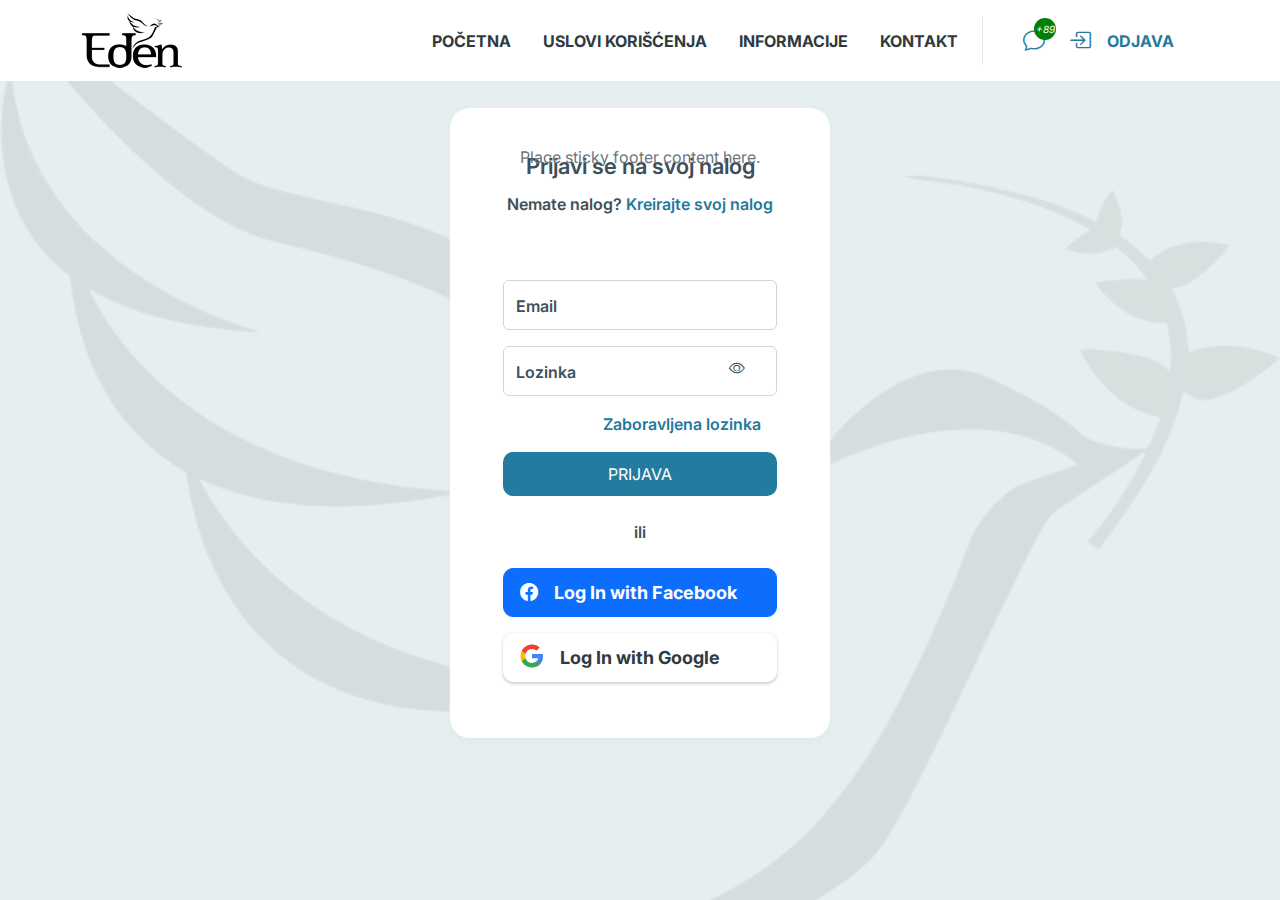
<file: login.html>
<!DOCTYPE html>
<!--[if lt IE 7]>      <html class="no-js lt-ie9 lt-ie8 lt-ie7"> <![endif]-->
<!--[if IE 7]>         <html class="no-js lt-ie9 lt-ie8"> <![endif]-->
<!--[if IE 8]>         <html class="no-js lt-ie9"> <![endif]-->
<!--[if gt IE 8]>      <html class="no-js"> <![endif]-->
<html lang="sr">
    <head>
        <meta charset="utf-8">
        <meta http-equiv="X-UA-Compatible" content="IE=edge">
        <title>EDEN</title>
        <meta name="description" content="">
        <meta name="keywords" content="">
        <meta name="author" content="One Touch">
        <meta name="viewport" content="width=device-width, initial-scale=1">

        <meta property="og:title" content="">
        <meta property="og:type" content="">
        <meta property="og:url" content="">
        <meta property="og:description" content="">
        <meta property="og:image" content="">

        <link rel="icon" href="/favicon.ico">
        <link rel="icon" href="/favicon.svg" type="image/svg+xml">
        <link rel="apple-touch-icon" href="/apple-touch-icon.png">

        <link rel="stylesheet" href="assets/css/bootstrap.min.css">
        <link rel="stylesheet" href="https://cdn.jsdelivr.net/npm/bootstrap-icons@1.10.5/font/bootstrap-icons.css">
        <link rel="stylesheet" href="assets/css/otwd.css">

        <!-- <link rel="preconnect" href="https://fonts.googleapis.com">
        <link rel="preconnect" href="https://fonts.gstatic.com" crossorigin>
        <link href="https://fonts.googleapis.com/css2?family=Inter&display=swap" rel="stylesheet"> -->

        <link rel="preconnect" href="https://fonts.googleapis.com">
        <link rel="preconnect" href="https://fonts.gstatic.com" crossorigin>
        <link href="https://fonts.googleapis.com/css2?family=Inter&family=Lobster+Two:ital@1&display=swap" rel="stylesheet">

    </head>
    <body class="reg-bgd">
        <!--[if lt IE 7]>
            <p class="browsehappy">You are using an <strong>outdated</strong> browser. Please <a href="#">upgrade your browser</a> to improve your experience.</p>
        <![endif]-->
        <nav class="navbar navbar-expand-sm" aria-label="Main navbar top">
            <div class="container">
                <a class="navbar-brand" href="/">
                    <img src="assets/img/eden-logo-100x55.png" class="img-fluid" alt="eden logo">
                </a>
                <button class="navbar-toggler" type="button" data-bs-toggle="collapse" data-bs-target="#navbar" aria-controls="navbar" aria-expanded="false" aria-label="Toggle navigation">
                    <span class="navbar-toggler-icon"></span>
                </button>
        
                <div class="collapse navbar-collapse" id="navbar">
                    <ul class="navbar-nav ms-auto justify-content-end">
                        <li class="nav-item">
                            <a class="nav-link" aria-current="page" href="/">početna</a>
                        </li>
                        <li class="nav-item">
                            <a class="nav-link" href="#">uslovi korišćenja</a>
                        </li>
                        <li class="nav-item">
                            <a class="nav-link" href="#">informacije</a>
                        </li>
                        <li class="nav-item">
                            <a class="nav-link" href="#">kontakt</a>
                        </li>
                        <li class="nav-item user-item d-flex flex-row">
                            <i class="bi bi-chat mx-4 position-relative d-none d-sm-block">
                                <span class="position-absolute top-0 start-100 translate-middle badge">+89<span class="visually-hidden">unread messages</span></span>
                            </i>
                            <i class="bi bi-box-arrow-in-right me-2"></i>
                            <a class="nav-link" href="/login.html">odjava</a>
                        </li>
                    </ul>
                </div>
            </div>
        </nav>

        <!-- content start-->
        <div class="inner-layout">
            <main class="edn-main">
                <div class="container">
                    <div class="row justify-content-md-center">
                        <div class="col-md-auto">
                            <div class="log-box">
                                <h2 class="text-center">Prijavi se na svoj nalog</h2>
                                <p class="text-center">Nemate nalog? <span><a href="register.html" class="txt-link">Kreirajte svoj nalog</a></span></p>
                                <form action="" class="mt-5">
                                    <div class="form-floating mb-3">
                                        <input type="email" class="form-control" id="floatingInput" placeholder="name@example.com">
                                        <label for="floatingInput">Email</label>
                                    </div>
                                    <div class="form-floating mb-3">
                                        <input type="password" class="form-control" id="floatingPassword" placeholder="Lozinka">
                                        <label for="floatingPassword">Lozinka</label>
                                        <i class="bi bi-eye pass-icon"></i>
                                    </div>
                                    <p class="text-end"><a href="lost-pass.html" class="txt-link">Zaboravljena lozinka</a></p>
                                    <button type="submit" class="btn btn-primary d-flex search-btn w-100 my-3">PRIJAVA</button>
                                    <p class="text-center my-4">ili</p>
                                    <button type="submit" class="btn btn-primary d-flex fb-btn w-100 mb-3"><i class="bi bi-facebook white me-3"></i> Log In with Facebook</button>
                                    <button type="submit" class="btn btn-primary d-flex gg-btn w-100 mb-3">
                                        <svg  class="me-3" width="24" height="24" viewBox="0 0 24 24" fill="none" xmlns="http://www.w3.org/2000/svg">
                                            <rect width="24" height="24" fill="none"/>
                                            <path fill-rule="evenodd" clip-rule="evenodd" d="M23.04 12.2615C23.04 11.446 22.9668 10.6619 22.8309 9.90918H12V14.3576H18.1891C17.9225 15.7951 17.1123 17.013 15.8943 17.8285V20.714H19.6109C21.7855 18.7119 23.04 15.7637 23.04 12.2615Z" fill="#4285F4"/>
                                            <path fill-rule="evenodd" clip-rule="evenodd" d="M12 23.4996C15.105 23.4996 17.7081 22.4698 19.6109 20.7134L15.8943 17.828C14.8645 18.518 13.5472 18.9257 12 18.9257C9.00474 18.9257 6.46951 16.9028 5.56519 14.1846H1.72314V17.1641C3.61542 20.9225 7.50451 23.4996 12 23.4996Z" fill="#34A853"/>
                                            <path fill-rule="evenodd" clip-rule="evenodd" d="M5.56523 14.1855C5.33523 13.4955 5.20455 12.7584 5.20455 12.0005C5.20455 11.2425 5.33523 10.5055 5.56523 9.81548V6.83594H1.72318C0.944318 8.38844 0.5 10.1448 0.5 12.0005C0.5 13.8562 0.944318 15.6125 1.72318 17.165L5.56523 14.1855Z" fill="#FBBC05"/>
                                            <path fill-rule="evenodd" clip-rule="evenodd" d="M12 5.07386C13.6884 5.07386 15.2043 5.65409 16.3961 6.79364L19.6945 3.49523C17.7029 1.63955 15.0997 0.5 12 0.5C7.50451 0.5 3.61542 3.07705 1.72314 6.83545L5.56519 9.815C6.46951 7.09682 9.00474 5.07386 12 5.07386Z" fill="#EA4335"/>
                                            </svg>
                                        Log In with Google</button>
                                </form>
                           </div>
                        </div>
                    </div>
                </div>
            </main>
        </div>
        <!-- content start-->

        <!--  footer start-->
        <footer class="footer mt-5 py-3">
            <div class="container text-center d-none d-sm-block">
                <div class="row justify-content-md-center">
                    <div class="col-md-auto">
                        <p><span class="text-muted">Place sticky footer content here.</span></p>
                    </div>
                </div>
            </div>
            <div class="container mob-footer d-block d-sm-none">
                <div class="row text-center">
                    <div class="col-4">
                        <a href="#" class="footer-link">
                            <i class="bi bi-chat mx-4 position-relative">
                                <span class="position-absolute top-0 start-100 translate-middle badge">+9<span class="visually-hidden">unread messages</span></span>
                            </i><br>Notifikacije
                        </a>
                    </div>
                    <div class="col-4">
                        <a href="#" class="footer-link active">
                            <!-- <i class="bi bi-house-door-fill"></i><br>Početna -->
                            <svg width="24" height="24" viewBox="0 0 24 24" fill="none" xmlns="http://www.w3.org/2000/svg">
                                <g clip-path="url(#clip0_224_5704)">
                                <path d="M10 20V14H14V20H19V12H22L12 3L2 12H5V20H10Z" fill="#247BA0"/>
                                </g>
                                <defs>
                                <clipPath id="clip0_224_5704">
                                <rect width="24" height="24" fill="white"/>
                                </clipPath>
                                </defs>
                            </svg><br>Početna
                        </a>
                    </div>
                    <div class="col-4">
                        <a href="#" class="footer-link">
                            <!-- <img src="/assets/img/send-24x24.png" alt="" class=""> -->
                            <svg width="24" height="24" viewBox="0 0 25 25" fill="none" xmlns="http://www.w3.org/2000/svg">
                                <path d="M22.5 2.6665L11.5 13.6665" stroke="#3e505b" stroke-width="2" stroke-linecap="round" stroke-linejoin="round"/>
                                <path d="M22.5 2.6665L15.5 22.6665L11.5 13.6665L2.5 9.6665L22.5 2.6665Z" stroke="#3e505b" stroke-width="2" stroke-linecap="round" stroke-linejoin="round"/>
                            </svg><br>Napravi objavu
                        </a>
                    </div>
                </div>
            </div>
        </footer>
        <!--  footer start-->

       

        
        <script src="assets/js/bootstrap.bundle.min.js" async defer></script>
    </body>
</html>
</file>
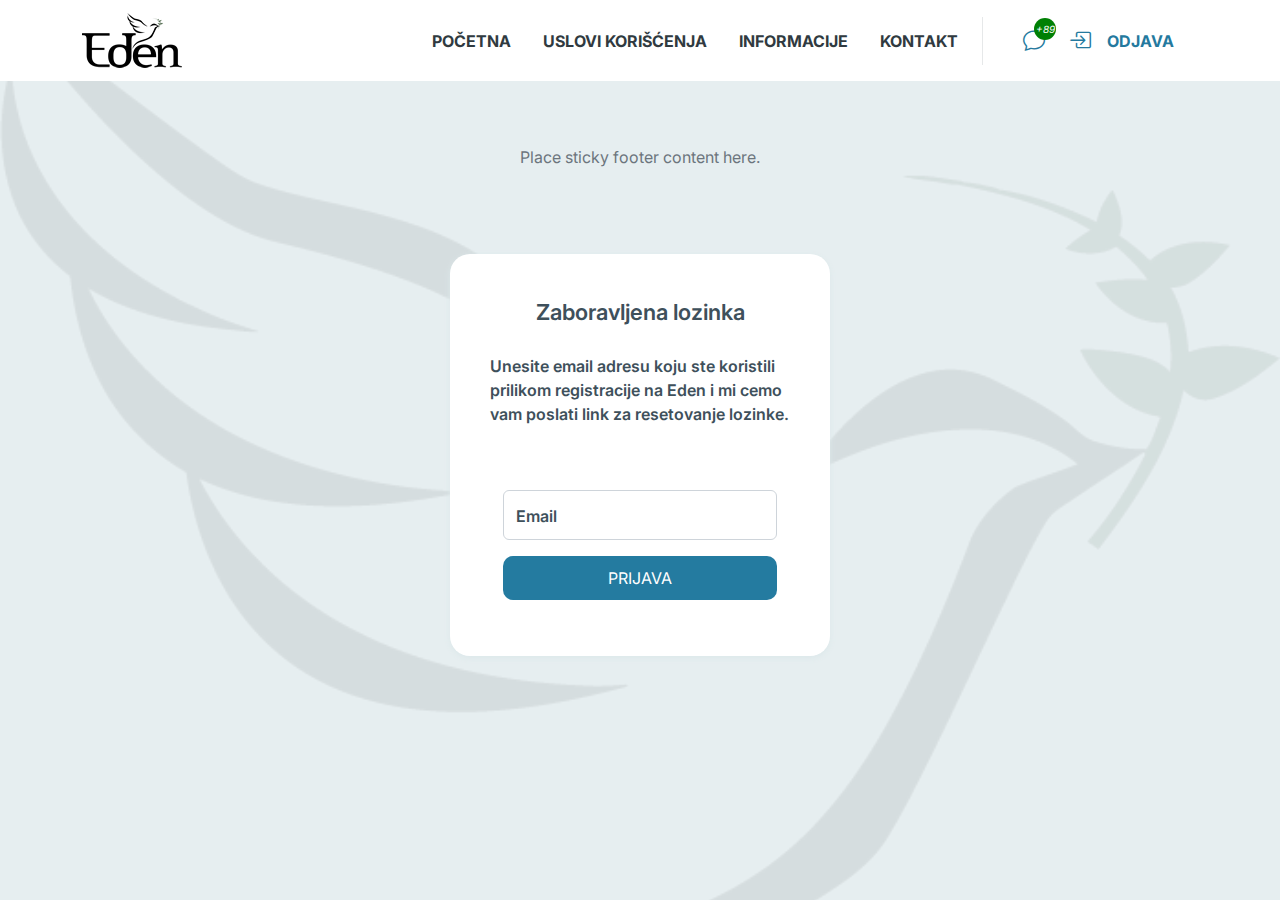
<file: lost-pass.html>
<!DOCTYPE html>
<!--[if lt IE 7]>      <html class="no-js lt-ie9 lt-ie8 lt-ie7"> <![endif]-->
<!--[if IE 7]>         <html class="no-js lt-ie9 lt-ie8"> <![endif]-->
<!--[if IE 8]>         <html class="no-js lt-ie9"> <![endif]-->
<!--[if gt IE 8]>      <html class="no-js"> <![endif]-->
<html lang="sr">
    <head>
        <meta charset="utf-8">
        <meta http-equiv="X-UA-Compatible" content="IE=edge">
        <title>EDEN</title>
        <meta name="description" content="">
        <meta name="keywords" content="">
        <meta name="author" content="One Touch">
        <meta name="viewport" content="width=device-width, initial-scale=1">

        <meta property="og:title" content="">
        <meta property="og:type" content="">
        <meta property="og:url" content="">
        <meta property="og:description" content="">
        <meta property="og:image" content="">

        <link rel="icon" href="/favicon.ico">
        <link rel="icon" href="/favicon.svg" type="image/svg+xml">
        <link rel="apple-touch-icon" href="/apple-touch-icon.png">

        <link rel="stylesheet" href="assets/css/bootstrap.min.css">
        <link rel="stylesheet" href="https://cdn.jsdelivr.net/npm/bootstrap-icons@1.10.5/font/bootstrap-icons.css">
        <link rel="stylesheet" href="assets/css/otwd.css">

        <!-- <link rel="preconnect" href="https://fonts.googleapis.com">
        <link rel="preconnect" href="https://fonts.gstatic.com" crossorigin>
        <link href="https://fonts.googleapis.com/css2?family=Inter&display=swap" rel="stylesheet"> -->

        <link rel="preconnect" href="https://fonts.googleapis.com">
        <link rel="preconnect" href="https://fonts.gstatic.com" crossorigin>
        <link href="https://fonts.googleapis.com/css2?family=Inter&family=Lobster+Two:ital@1&display=swap" rel="stylesheet">

    </head>
    <body class="reg-bgd">
        <!--[if lt IE 7]>
            <p class="browsehappy">You are using an <strong>outdated</strong> browser. Please <a href="#">upgrade your browser</a> to improve your experience.</p>
        <![endif]-->
        <nav class="navbar navbar-expand-sm" aria-label="Main navbar top">
            <div class="container">
                <a class="navbar-brand" href="/">
                    <img src="assets/img/eden-logo-100x55.png" class="img-fluid" alt="eden logo">
                </a>
                <button class="navbar-toggler" type="button" data-bs-toggle="collapse" data-bs-target="#navbar" aria-controls="navbar" aria-expanded="false" aria-label="Toggle navigation">
                    <span class="navbar-toggler-icon"></span>
                </button>
        
                <div class="collapse navbar-collapse" id="navbar">
                    <ul class="navbar-nav ms-auto justify-content-end">
                        <li class="nav-item">
                            <a class="nav-link" aria-current="page" href="/">početna</a>
                        </li>
                        <li class="nav-item">
                            <a class="nav-link" href="#">uslovi korišćenja</a>
                        </li>
                        <li class="nav-item">
                            <a class="nav-link" href="#">informacije</a>
                        </li>
                        <li class="nav-item">
                            <a class="nav-link" href="#">kontakt</a>
                        </li>
                        <li class="nav-item user-item d-flex flex-row">
                            <i class="bi bi-chat mx-4 position-relative d-none d-sm-block">
                                <span class="position-absolute top-0 start-100 translate-middle badge">+89<span class="visually-hidden">unread messages</span></span>
                            </i>
                            <i class="bi bi-box-arrow-in-right me-2"></i>
                            <a class="nav-link" href="/login.html">odjava</a>
                        </li>
                    </ul>
                </div>
            </div>
        </nav>

        <!-- content start-->
        <div class="inner-layout">
            <main class="edn-main">
                <div class="container">
                    <div class="row justify-content-md-center">
                        <div class="col-md-auto">
                            <div class="reg-box">
                                <h2 class="text-center mb-4">Zaboravljena lozinka</h2>
                                <p>Unesite email adresu koju ste koristili prilikom registracije na Eden i mi cemo vam poslati link za resetovanje lozinke.</p>
                                <form action="" class="mt-5">
                                    <div class="form-floating mb-3">
                                        <input type="email" class="form-control" id="floatingInput" placeholder="name@example.com">
                                        <label for="floatingInput">Email</label>
                                    </div>
                                    <button type="submit" class="btn btn-primary d-flex search-btn w-100 my-3">PRIJAVA</button>
                                </form>
                           </div>
                        </div>
                    </div>
                </div>
            </main>
        </div>
        <!-- content start-->

        <!--  footer start-->
        <footer class="footer mt-5 py-3">
            <div class="container text-center d-none d-sm-block">
                <div class="row justify-content-md-center">
                    <div class="col-md-auto">
                        <p><span class="text-muted">Place sticky footer content here.</span></p>
                    </div>
                </div>
            </div>
            <div class="container mob-footer d-block d-sm-none">
                <div class="row text-center">
                    <div class="col-4">
                        <a href="#" class="footer-link">
                            <i class="bi bi-chat mx-4 position-relative">
                                <span class="position-absolute top-0 start-100 translate-middle badge">+9<span class="visually-hidden">unread messages</span></span>
                            </i><br>Notifikacije
                        </a>
                    </div>
                    <div class="col-4">
                        <a href="#" class="footer-link active">
                            <!-- <i class="bi bi-house-door-fill"></i><br>Početna -->
                            <svg width="24" height="24" viewBox="0 0 24 24" fill="none" xmlns="http://www.w3.org/2000/svg">
                                <g clip-path="url(#clip0_224_5704)">
                                <path d="M10 20V14H14V20H19V12H22L12 3L2 12H5V20H10Z" fill="#247BA0"/>
                                </g>
                                <defs>
                                <clipPath id="clip0_224_5704">
                                <rect width="24" height="24" fill="white"/>
                                </clipPath>
                                </defs>
                            </svg><br>Početna
                        </a>
                    </div>
                    <div class="col-4">
                        <a href="#" class="footer-link">
                            <!-- <img src="/assets/img/send-24x24.png" alt="" class=""> -->
                            <svg width="24" height="24" viewBox="0 0 25 25" fill="none" xmlns="http://www.w3.org/2000/svg">
                                <path d="M22.5 2.6665L11.5 13.6665" stroke="#3e505b" stroke-width="2" stroke-linecap="round" stroke-linejoin="round"/>
                                <path d="M22.5 2.6665L15.5 22.6665L11.5 13.6665L2.5 9.6665L22.5 2.6665Z" stroke="#3e505b" stroke-width="2" stroke-linecap="round" stroke-linejoin="round"/>
                            </svg><br>Napravi objavu
                        </a>
                    </div>
                </div>
            </div>
        </footer>
        <!--  footer start-->

        
        <script src="assets/js/bootstrap.bundle.min.js" async defer></script>
    </body>
</html>
</file>
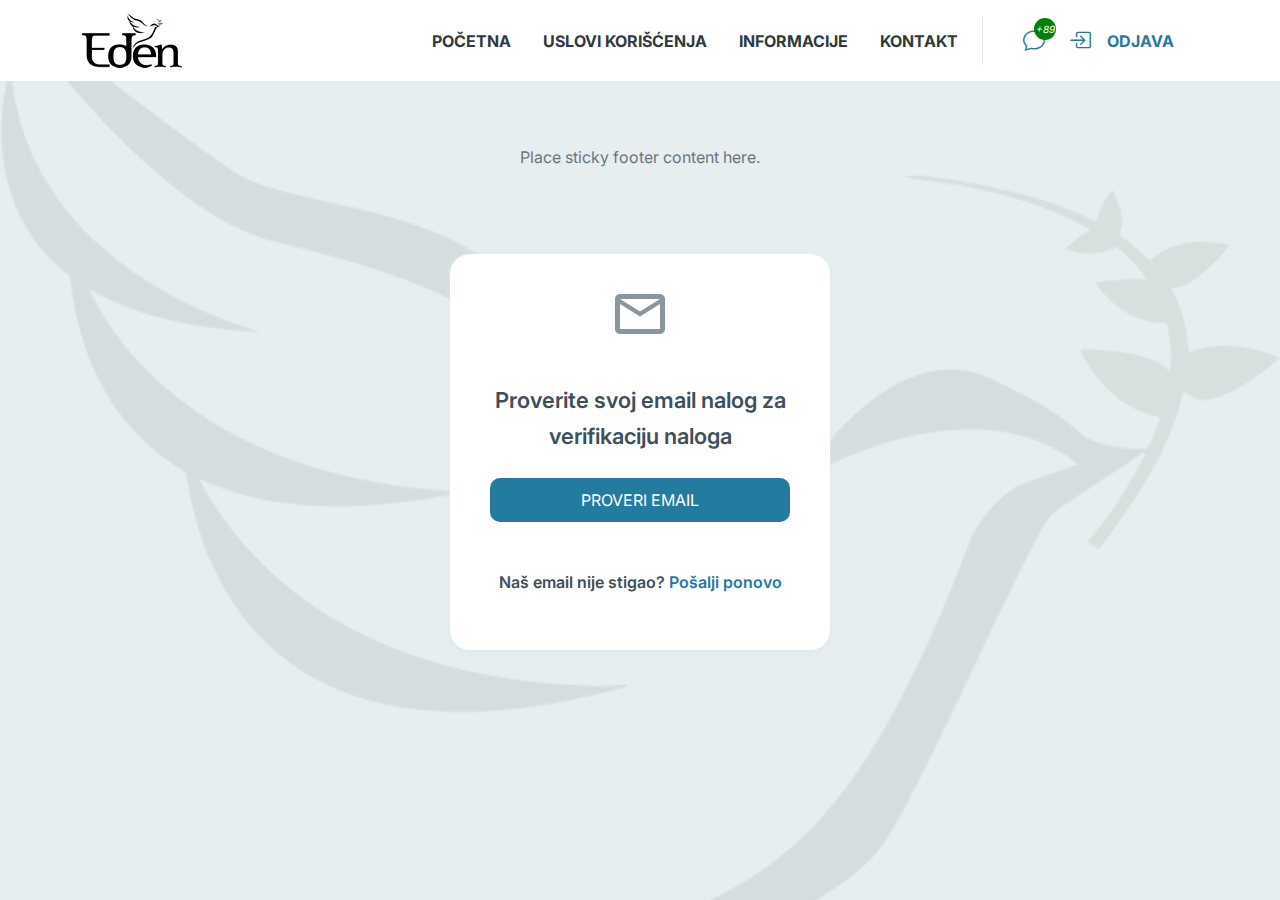
<file: register-confirm.html>
<!DOCTYPE html>
<!--[if lt IE 7]>      <html class="no-js lt-ie9 lt-ie8 lt-ie7"> <![endif]-->
<!--[if IE 7]>         <html class="no-js lt-ie9 lt-ie8"> <![endif]-->
<!--[if IE 8]>         <html class="no-js lt-ie9"> <![endif]-->
<!--[if gt IE 8]>      <html class="no-js"> <![endif]-->
<html lang="sr">
    <head>
        <meta charset="utf-8">
        <meta http-equiv="X-UA-Compatible" content="IE=edge">
        <title>EDEN</title>
        <meta name="description" content="">
        <meta name="keywords" content="">
        <meta name="author" content="One Touch">
        <meta name="viewport" content="width=device-width, initial-scale=1">

        <meta property="og:title" content="">
        <meta property="og:type" content="">
        <meta property="og:url" content="">
        <meta property="og:description" content="">
        <meta property="og:image" content="">

        <link rel="icon" href="/favicon.ico">
        <link rel="icon" href="/favicon.svg" type="image/svg+xml">
        <link rel="apple-touch-icon" href="/apple-touch-icon.png">

        <link rel="stylesheet" href="assets/css/bootstrap.min.css">
        <link rel="stylesheet" href="https://cdn.jsdelivr.net/npm/bootstrap-icons@1.10.5/font/bootstrap-icons.css">
        <link rel="stylesheet" href="assets/css/otwd.css">

        <!-- <link rel="preconnect" href="https://fonts.googleapis.com">
        <link rel="preconnect" href="https://fonts.gstatic.com" crossorigin>
        <link href="https://fonts.googleapis.com/css2?family=Inter&display=swap" rel="stylesheet"> -->

        <link rel="preconnect" href="https://fonts.googleapis.com">
        <link rel="preconnect" href="https://fonts.gstatic.com" crossorigin>
        <link href="https://fonts.googleapis.com/css2?family=Inter&family=Lobster+Two:ital@1&display=swap" rel="stylesheet">

    </head>
    <body class="reg-bgd">
        <!--[if lt IE 7]>
            <p class="browsehappy">You are using an <strong>outdated</strong> browser. Please <a href="#">upgrade your browser</a> to improve your experience.</p>
        <![endif]-->
        <nav class="navbar navbar-expand-sm" aria-label="Main navbar top">
            <div class="container">
                <a class="navbar-brand" href="/">
                    <img src="assets/img/eden-logo-100x55.png" class="img-fluid" alt="eden logo">
                </a>
                <button class="navbar-toggler" type="button" data-bs-toggle="collapse" data-bs-target="#navbar" aria-controls="navbar" aria-expanded="false" aria-label="Toggle navigation">
                    <span class="navbar-toggler-icon"></span>
                </button>
        
                <div class="collapse navbar-collapse" id="navbar">
                    <ul class="navbar-nav ms-auto justify-content-end">
                        <li class="nav-item">
                            <a class="nav-link" aria-current="page" href="/">početna</a>
                        </li>
                        <li class="nav-item">
                            <a class="nav-link" href="#">uslovi korišćenja</a>
                        </li>
                        <li class="nav-item">
                            <a class="nav-link" href="#">informacije</a>
                        </li>
                        <li class="nav-item">
                            <a class="nav-link" href="#">kontakt</a>
                        </li>
                        <li class="nav-item user-item d-flex flex-row">
                            <i class="bi bi-chat mx-4 position-relative d-none d-sm-block">
                                <span class="position-absolute top-0 start-100 translate-middle badge">+89<span class="visually-hidden">unread messages</span></span>
                            </i>
                            <i class="bi bi-box-arrow-in-right me-2"></i>
                            <a class="nav-link" href="/login.html">odjava</a>
                        </li>
                    </ul>
                </div>
            </div>
        </nav>

        <!-- content start-->
        <div class="inner-layout">
            <main class="edn-main">
                <div class="container">
                    <div class="row justify-content-md-center">
                        <div class="col-md-auto">
                            <div class="reg-box">
                                <p class="text-center mb-5">
                                    <svg width="50" height="40" viewBox="0 0 50 40" fill="none" xmlns="http://www.w3.org/2000/svg">
                                        <path d="M50 5C50 2.25 47.75 0 45 0H5C2.25 0 0 2.25 0 5V35C0 37.75 2.25 40 5 40H45C47.75 40 50 37.75 50 35V5ZM45 5L25 17.5L5 5H45ZM45 35H5V10L25 22.5L45 10V35Z" fill="#3D4F5A" fill-opacity="0.6"/>
                                    </svg>
                                </p>
                                <h2 class="text-center mb-4">Proverite svoj email nalog za verifikaciju naloga</h2>
                                <button type="submit" class="btn btn-primary d-flex search-btn w-100 mb-5">PROVERI EMAIL</button>
                                <p class="text-center">Naš email nije stigao? <span><a href="#" class="txt-link">Pošalji ponovo</a></span></p>
                           </div>
                        </div>
                    </div>
                </div>
            </main>
        </div>
        <!-- content start-->

        <!--  footer start-->
        <footer class="footer mt-5 py-3">
            <div class="container text-center d-none d-sm-block">
                <div class="row justify-content-md-center">
                    <div class="col-md-auto">
                        <p><span class="text-muted">Place sticky footer content here.</span></p>
                    </div>
                </div>
            </div>
            <div class="container mob-footer d-block d-sm-none">
                <div class="row text-center">
                    <div class="col-4">
                        <a href="#" class="footer-link">
                            <i class="bi bi-chat mx-4 position-relative">
                                <span class="position-absolute top-0 start-100 translate-middle badge">+9<span class="visually-hidden">unread messages</span></span>
                            </i><br>Notifikacije
                        </a>
                    </div>
                    <div class="col-4">
                        <a href="#" class="footer-link active">
                            <!-- <i class="bi bi-house-door-fill"></i><br>Početna -->
                            <svg width="24" height="24" viewBox="0 0 24 24" fill="none" xmlns="http://www.w3.org/2000/svg">
                                <g clip-path="url(#clip0_224_5704)">
                                <path d="M10 20V14H14V20H19V12H22L12 3L2 12H5V20H10Z" fill="#247BA0"/>
                                </g>
                                <defs>
                                <clipPath id="clip0_224_5704">
                                <rect width="24" height="24" fill="white"/>
                                </clipPath>
                                </defs>
                            </svg><br>Početna
                        </a>
                    </div>
                    <div class="col-4">
                        <a href="#" class="footer-link">
                            <!-- <img src="/assets/img/send-24x24.png" alt="" class=""> -->
                            <svg width="24" height="24" viewBox="0 0 25 25" fill="none" xmlns="http://www.w3.org/2000/svg">
                                <path d="M22.5 2.6665L11.5 13.6665" stroke="#3e505b" stroke-width="2" stroke-linecap="round" stroke-linejoin="round"/>
                                <path d="M22.5 2.6665L15.5 22.6665L11.5 13.6665L2.5 9.6665L22.5 2.6665Z" stroke="#3e505b" stroke-width="2" stroke-linecap="round" stroke-linejoin="round"/>
                            </svg><br>Napravi objavu
                        </a>
                    </div>
                </div>
            </div>
        </footer>
        <!--  footer start-->

        
        <script src="assets/js/bootstrap.bundle.min.js" async defer></script>
    </body>
</html>
</file>
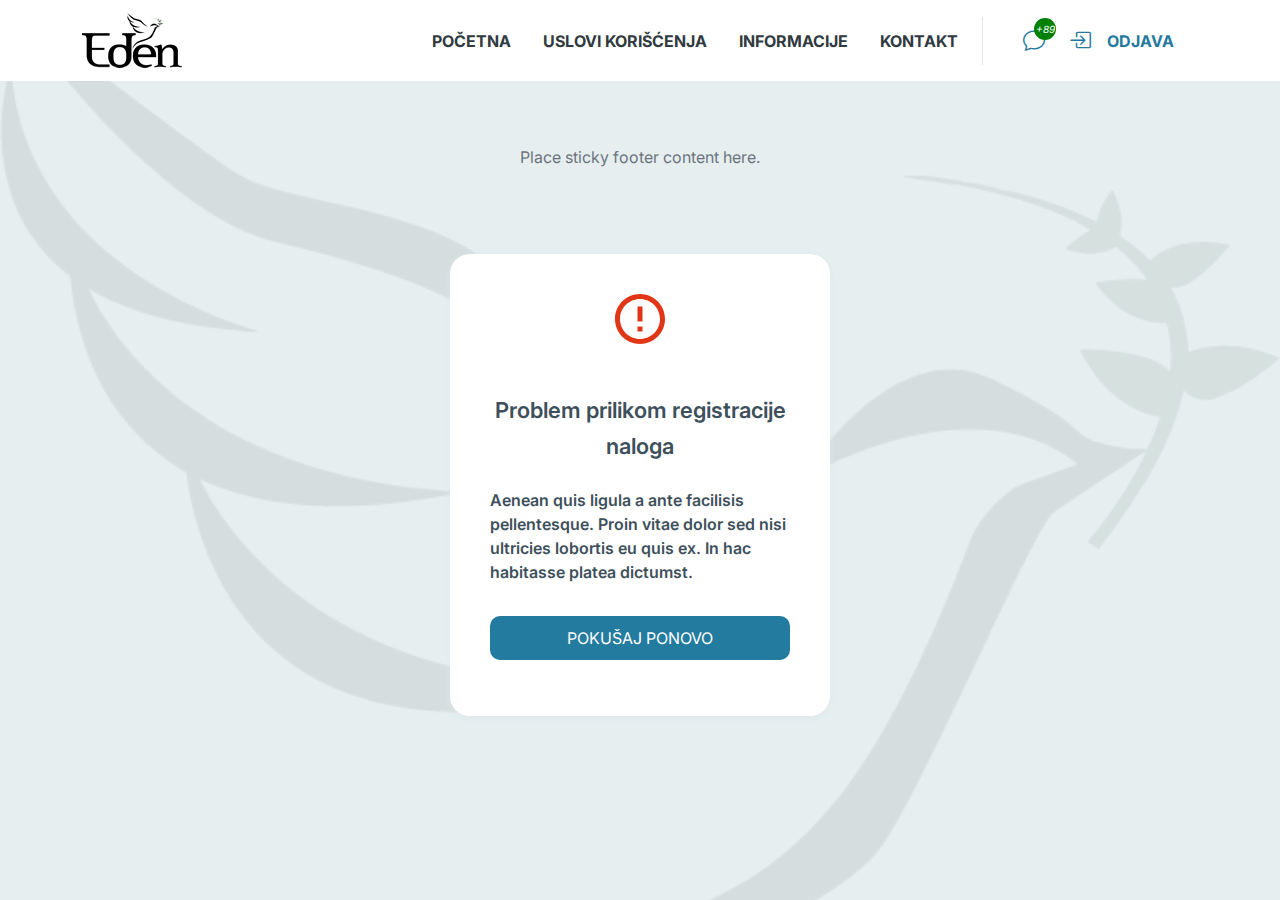
<file: register-error.html>
<!DOCTYPE html>
<!--[if lt IE 7]>      <html class="no-js lt-ie9 lt-ie8 lt-ie7"> <![endif]-->
<!--[if IE 7]>         <html class="no-js lt-ie9 lt-ie8"> <![endif]-->
<!--[if IE 8]>         <html class="no-js lt-ie9"> <![endif]-->
<!--[if gt IE 8]>      <html class="no-js"> <![endif]-->
<html lang="sr">
    <head>
        <meta charset="utf-8">
        <meta http-equiv="X-UA-Compatible" content="IE=edge">
        <title>EDEN</title>
        <meta name="description" content="">
        <meta name="keywords" content="">
        <meta name="author" content="One Touch">
        <meta name="viewport" content="width=device-width, initial-scale=1">

        <meta property="og:title" content="">
        <meta property="og:type" content="">
        <meta property="og:url" content="">
        <meta property="og:description" content="">
        <meta property="og:image" content="">

        <link rel="icon" href="/favicon.ico">
        <link rel="icon" href="/favicon.svg" type="image/svg+xml">
        <link rel="apple-touch-icon" href="/apple-touch-icon.png">

        <link rel="stylesheet" href="assets/css/bootstrap.min.css">
        <link rel="stylesheet" href="https://cdn.jsdelivr.net/npm/bootstrap-icons@1.10.5/font/bootstrap-icons.css">
        <link rel="stylesheet" href="assets/css/otwd.css">

        <!-- <link rel="preconnect" href="https://fonts.googleapis.com">
        <link rel="preconnect" href="https://fonts.gstatic.com" crossorigin>
        <link href="https://fonts.googleapis.com/css2?family=Inter&display=swap" rel="stylesheet"> -->

        <link rel="preconnect" href="https://fonts.googleapis.com">
        <link rel="preconnect" href="https://fonts.gstatic.com" crossorigin>
        <link href="https://fonts.googleapis.com/css2?family=Inter&family=Lobster+Two:ital@1&display=swap" rel="stylesheet">

    </head>
    <body class="reg-bgd">
        <!--[if lt IE 7]>
            <p class="browsehappy">You are using an <strong>outdated</strong> browser. Please <a href="#">upgrade your browser</a> to improve your experience.</p>
        <![endif]-->
        <nav class="navbar navbar-expand-sm" aria-label="Main navbar top">
            <div class="container">
                <a class="navbar-brand" href="/">
                    <img src="assets/img/eden-logo-100x55.png" class="img-fluid" alt="eden logo">
                </a>
                <button class="navbar-toggler" type="button" data-bs-toggle="collapse" data-bs-target="#navbar" aria-controls="navbar" aria-expanded="false" aria-label="Toggle navigation">
                    <span class="navbar-toggler-icon"></span>
                </button>
        
                <div class="collapse navbar-collapse" id="navbar">
                    <ul class="navbar-nav ms-auto justify-content-end">
                        <li class="nav-item">
                            <a class="nav-link" aria-current="page" href="/">početna</a>
                        </li>
                        <li class="nav-item">
                            <a class="nav-link" href="#">uslovi korišćenja</a>
                        </li>
                        <li class="nav-item">
                            <a class="nav-link" href="#">informacije</a>
                        </li>
                        <li class="nav-item">
                            <a class="nav-link" href="#">kontakt</a>
                        </li>
                        <li class="nav-item user-item d-flex flex-row">
                            <i class="bi bi-chat mx-4 position-relative d-none d-sm-block">
                                <span class="position-absolute top-0 start-100 translate-middle badge">+89<span class="visually-hidden">unread messages</span></span>
                            </i>
                            <i class="bi bi-box-arrow-in-right me-2"></i>
                            <a class="nav-link" href="/login.html">odjava</a>
                        </li>
                    </ul>
                </div>
            </div>
        </nav>

        <!-- content start-->
        <div class="inner-layout">
            <main class="edn-main">
                <div class="container">
                    <div class="row justify-content-md-center">
                        <div class="col-md-auto">
                            <div class="reg-box">
                                <p class="text-center mb-5">
                                    <svg width="50" height="50" viewBox="0 0 50 50" fill="none" xmlns="http://www.w3.org/2000/svg">
                                        <path d="M24.975 0C11.175 0 0 11.2 0 25C0 38.8 11.175 50 24.975 50C38.8 50 50 38.8 50 25C50 11.2 38.8 0 24.975 0ZM25 45C13.95 45 5 36.05 5 25C5 13.95 13.95 5 25 5C36.05 5 45 13.95 45 25C45 36.05 36.05 45 25 45ZM22.5 32.5H27.5V37.5H22.5V32.5ZM22.5 12.5H27.5V27.5H22.5V12.5Z" fill="#E03616"/>
                                    </svg>
                                </p>
                                <h2 class="text-center mb-4">Problem prilikom registracije naloga</h2>
                                <p>Aenean quis ligula a ante facilisis pellentesque. Proin vitae dolor sed nisi ultricies lobortis eu quis ex. In hac habitasse platea dictumst.</p>
                                <button type="submit" class="btn btn-primary d-flex search-btn w-100 my-3">POKUŠAJ PONOVO</button>
                           </div>
                        </div>
                    </div>
                </div>
            </main>
        </div>
        <!-- content start-->

        <!--  footer start-->
        <footer class="footer mt-5 py-3">
            <div class="container text-center d-none d-sm-block">
                <div class="row justify-content-md-center">
                    <div class="col-md-auto">
                        <p><span class="text-muted">Place sticky footer content here.</span></p>
                    </div>
                </div>
            </div>
            <div class="container mob-footer d-block d-sm-none">
                <div class="row text-center">
                    <div class="col-4">
                        <a href="#" class="footer-link">
                            <i class="bi bi-chat mx-4 position-relative">
                                <span class="position-absolute top-0 start-100 translate-middle badge">+9<span class="visually-hidden">unread messages</span></span>
                            </i><br>Notifikacije
                        </a>
                    </div>
                    <div class="col-4">
                        <a href="#" class="footer-link active">
                            <!-- <i class="bi bi-house-door-fill"></i><br>Početna -->
                            <svg width="24" height="24" viewBox="0 0 24 24" fill="none" xmlns="http://www.w3.org/2000/svg">
                                <g clip-path="url(#clip0_224_5704)">
                                <path d="M10 20V14H14V20H19V12H22L12 3L2 12H5V20H10Z" fill="#247BA0"/>
                                </g>
                                <defs>
                                <clipPath id="clip0_224_5704">
                                <rect width="24" height="24" fill="white"/>
                                </clipPath>
                                </defs>
                            </svg><br>Početna
                        </a>
                    </div>
                    <div class="col-4">
                        <a href="#" class="footer-link">
                            <!-- <img src="/assets/img/send-24x24.png" alt="" class=""> -->
                            <svg width="24" height="24" viewBox="0 0 25 25" fill="none" xmlns="http://www.w3.org/2000/svg">
                                <path d="M22.5 2.6665L11.5 13.6665" stroke="#3e505b" stroke-width="2" stroke-linecap="round" stroke-linejoin="round"/>
                                <path d="M22.5 2.6665L15.5 22.6665L11.5 13.6665L2.5 9.6665L22.5 2.6665Z" stroke="#3e505b" stroke-width="2" stroke-linecap="round" stroke-linejoin="round"/>
                            </svg><br>Napravi objavu
                        </a>
                    </div>
                </div>
            </div>
        </footer>
        <!--  footer start-->

        
        <script src="assets/js/bootstrap.bundle.min.js" async defer></script>
    </body>
</html>
</file>
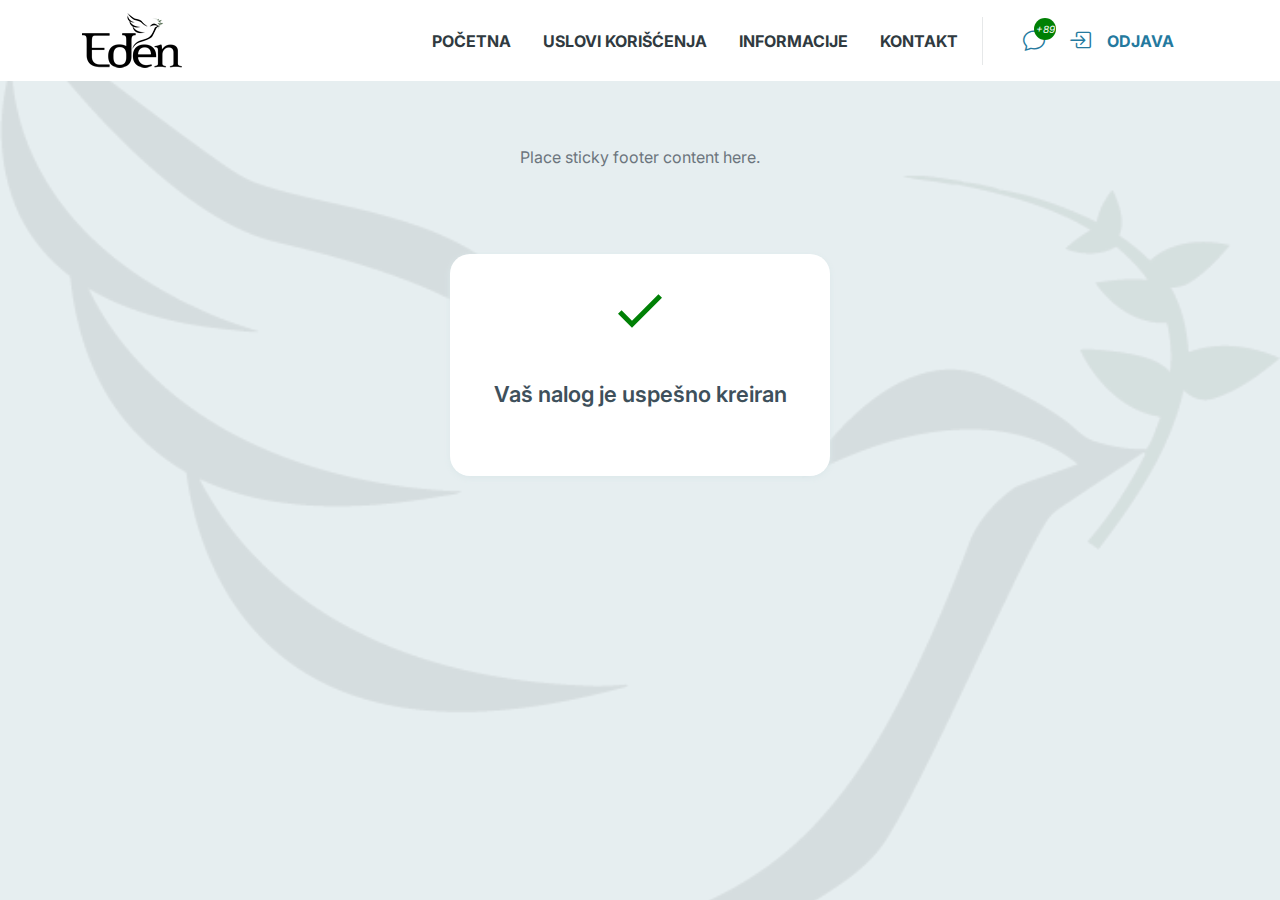
<file: register-success.html>
<!DOCTYPE html>
<!--[if lt IE 7]>      <html class="no-js lt-ie9 lt-ie8 lt-ie7"> <![endif]-->
<!--[if IE 7]>         <html class="no-js lt-ie9 lt-ie8"> <![endif]-->
<!--[if IE 8]>         <html class="no-js lt-ie9"> <![endif]-->
<!--[if gt IE 8]>      <html class="no-js"> <![endif]-->
<html lang="sr">
    <head>
        <meta charset="utf-8">
        <meta http-equiv="X-UA-Compatible" content="IE=edge">
        <title>EDEN</title>
        <meta name="description" content="">
        <meta name="keywords" content="">
        <meta name="author" content="One Touch">
        <meta name="viewport" content="width=device-width, initial-scale=1">

        <meta property="og:title" content="">
        <meta property="og:type" content="">
        <meta property="og:url" content="">
        <meta property="og:description" content="">
        <meta property="og:image" content="">

        <link rel="icon" href="/favicon.ico">
        <link rel="icon" href="/favicon.svg" type="image/svg+xml">
        <link rel="apple-touch-icon" href="/apple-touch-icon.png">

        <link rel="stylesheet" href="assets/css/bootstrap.min.css">
        <link rel="stylesheet" href="https://cdn.jsdelivr.net/npm/bootstrap-icons@1.10.5/font/bootstrap-icons.css">
        <link rel="stylesheet" href="assets/css/otwd.css">

        <!-- <link rel="preconnect" href="https://fonts.googleapis.com">
        <link rel="preconnect" href="https://fonts.gstatic.com" crossorigin>
        <link href="https://fonts.googleapis.com/css2?family=Inter&display=swap" rel="stylesheet"> -->

        <link rel="preconnect" href="https://fonts.googleapis.com">
        <link rel="preconnect" href="https://fonts.gstatic.com" crossorigin>
        <link href="https://fonts.googleapis.com/css2?family=Inter&family=Lobster+Two:ital@1&display=swap" rel="stylesheet">

    </head>
    <body class="reg-bgd">
        <!--[if lt IE 7]>
            <p class="browsehappy">You are using an <strong>outdated</strong> browser. Please <a href="#">upgrade your browser</a> to improve your experience.</p>
        <![endif]-->
        <nav class="navbar navbar-expand-sm" aria-label="Main navbar top">
            <div class="container">
                <a class="navbar-brand" href="/">
                    <img src="assets/img/eden-logo-100x55.png" class="img-fluid" alt="eden logo">
                </a>
                <button class="navbar-toggler" type="button" data-bs-toggle="collapse" data-bs-target="#navbar" aria-controls="navbar" aria-expanded="false" aria-label="Toggle navigation">
                    <span class="navbar-toggler-icon"></span>
                </button>
        
                <div class="collapse navbar-collapse" id="navbar">
                    <ul class="navbar-nav ms-auto justify-content-end">
                        <li class="nav-item">
                            <a class="nav-link" aria-current="page" href="/">početna</a>
                        </li>
                        <li class="nav-item">
                            <a class="nav-link" href="#">uslovi korišćenja</a>
                        </li>
                        <li class="nav-item">
                            <a class="nav-link" href="#">informacije</a>
                        </li>
                        <li class="nav-item">
                            <a class="nav-link" href="#">kontakt</a>
                        </li>
                        <li class="nav-item user-item d-flex flex-row">
                            <i class="bi bi-chat mx-4 position-relative d-none d-sm-block">
                                <span class="position-absolute top-0 start-100 translate-middle badge">+89<span class="visually-hidden">unread messages</span></span>
                            </i>
                            <i class="bi bi-box-arrow-in-right me-2"></i>
                            <a class="nav-link" href="/login.html">odjava</a>
                        </li>
                    </ul>
                </div>
            </div>
        </nav>

        <!-- content start-->
        <div class="inner-layout">
            <main class="edn-main">
                <div class="container">
                    <div class="row justify-content-md-center">
                        <div class="col-md-auto">
                            <div class="reg-box">
                                <p class="text-center mb-5">
                                    <svg width="44" height="34" viewBox="0 0 44 34" fill="none" xmlns="http://www.w3.org/2000/svg">
                                        <path d="M13.9877 26.6873L3.5627 16.2623L0.0126953 19.7873L13.9877 33.7623L43.9877 3.7623L40.4627 0.237305L13.9877 26.6873Z" fill="#008005"/>
                                    </svg>
                                </p>
                                <h2 class="text-center mb-4">Vaš nalog je uspešno kreiran</h2>
                           </div>
                        </div>
                    </div>
                </div>
            </main>
        </div>
        <!-- content start-->

        <!--  footer start-->
        <footer class="footer mt-5 py-3">
            <div class="container text-center d-none d-sm-block">
                <div class="row justify-content-md-center">
                    <div class="col-md-auto">
                        <p><span class="text-muted">Place sticky footer content here.</span></p>
                    </div>
                </div>
            </div>
            <div class="container mob-footer d-block d-sm-none">
                <div class="row text-center">
                    <div class="col-4">
                        <a href="#" class="footer-link">
                            <i class="bi bi-chat mx-4 position-relative">
                                <span class="position-absolute top-0 start-100 translate-middle badge">+9<span class="visually-hidden">unread messages</span></span>
                            </i><br>Notifikacije
                        </a>
                    </div>
                    <div class="col-4">
                        <a href="#" class="footer-link active">
                            <!-- <i class="bi bi-house-door-fill"></i><br>Početna -->
                            <svg width="24" height="24" viewBox="0 0 24 24" fill="none" xmlns="http://www.w3.org/2000/svg">
                                <g clip-path="url(#clip0_224_5704)">
                                <path d="M10 20V14H14V20H19V12H22L12 3L2 12H5V20H10Z" fill="#247BA0"/>
                                </g>
                                <defs>
                                <clipPath id="clip0_224_5704">
                                <rect width="24" height="24" fill="white"/>
                                </clipPath>
                                </defs>
                            </svg><br>Početna
                        </a>
                    </div>
                    <div class="col-4">
                        <a href="#" class="footer-link">
                            <!-- <img src="/assets/img/send-24x24.png" alt="" class=""> -->
                            <svg width="24" height="24" viewBox="0 0 25 25" fill="none" xmlns="http://www.w3.org/2000/svg">
                                <path d="M22.5 2.6665L11.5 13.6665" stroke="#3e505b" stroke-width="2" stroke-linecap="round" stroke-linejoin="round"/>
                                <path d="M22.5 2.6665L15.5 22.6665L11.5 13.6665L2.5 9.6665L22.5 2.6665Z" stroke="#3e505b" stroke-width="2" stroke-linecap="round" stroke-linejoin="round"/>
                            </svg><br>Napravi objavu
                        </a>
                    </div>
                </div>
            </div>
        </footer>
        <!--  footer start-->

        
        <script src="assets/js/bootstrap.bundle.min.js" async defer></script>
    </body>
</html>
</file>
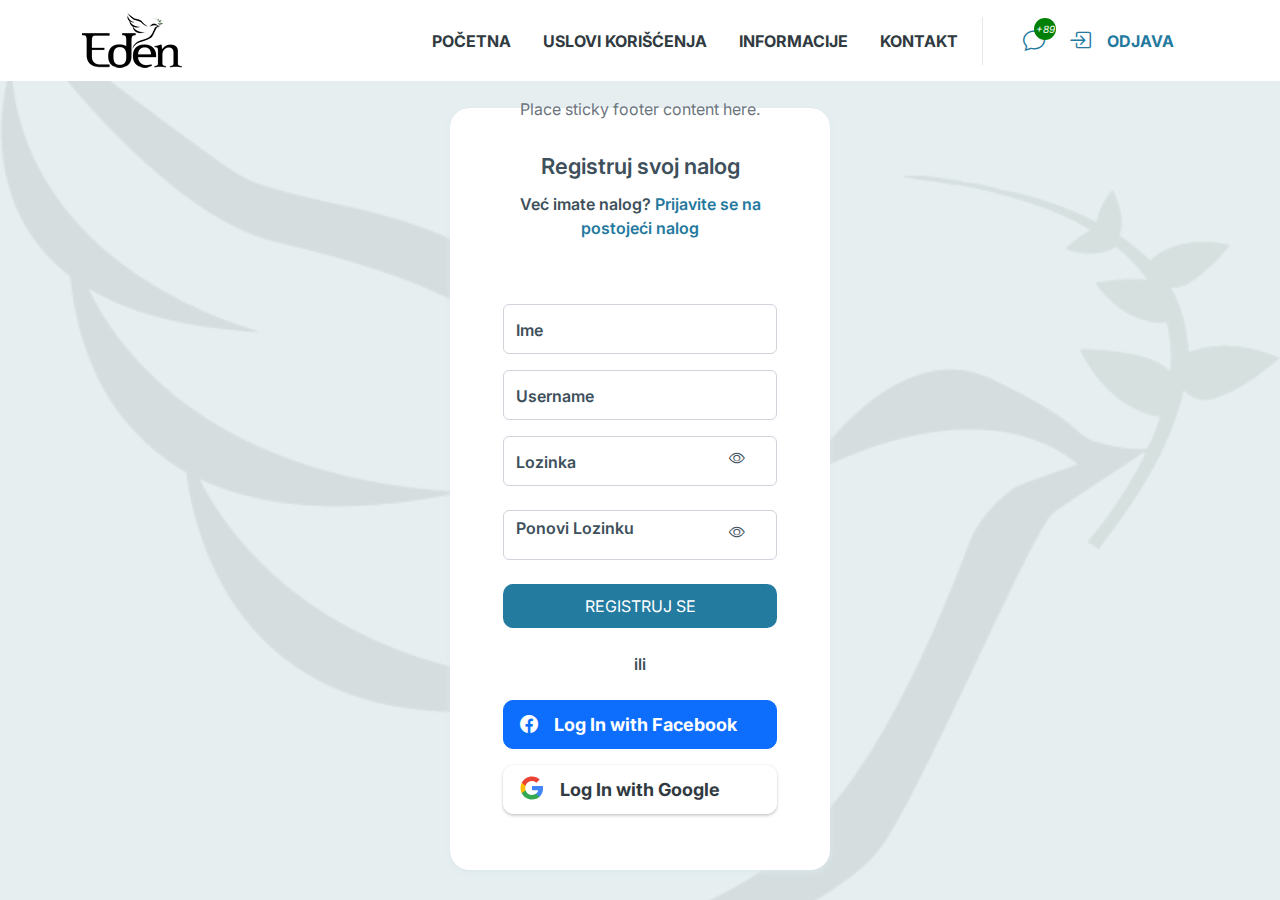
<file: register.html>
<!DOCTYPE html>
<!--[if lt IE 7]>      <html class="no-js lt-ie9 lt-ie8 lt-ie7"> <![endif]-->
<!--[if IE 7]>         <html class="no-js lt-ie9 lt-ie8"> <![endif]-->
<!--[if IE 8]>         <html class="no-js lt-ie9"> <![endif]-->
<!--[if gt IE 8]>      <html class="no-js"> <![endif]-->
<html lang="sr">
    <head>
        <meta charset="utf-8">
        <meta http-equiv="X-UA-Compatible" content="IE=edge">
        <title>EDEN</title>
        <meta name="description" content="">
        <meta name="keywords" content="">
        <meta name="author" content="One Touch">
        <meta name="viewport" content="width=device-width, initial-scale=1">

        <meta property="og:title" content="">
        <meta property="og:type" content="">
        <meta property="og:url" content="">
        <meta property="og:description" content="">
        <meta property="og:image" content="">

        <link rel="icon" href="/favicon.ico">
        <link rel="icon" href="/favicon.svg" type="image/svg+xml">
        <link rel="apple-touch-icon" href="/apple-touch-icon.png">

        <link rel="stylesheet" href="assets/css/bootstrap.min.css">
        <link rel="stylesheet" href="https://cdn.jsdelivr.net/npm/bootstrap-icons@1.10.5/font/bootstrap-icons.css">
        <link rel="stylesheet" href="assets/css/otwd.css">

        <!-- <link rel="preconnect" href="https://fonts.googleapis.com">
        <link rel="preconnect" href="https://fonts.gstatic.com" crossorigin>
        <link href="https://fonts.googleapis.com/css2?family=Inter&display=swap" rel="stylesheet"> -->

        <link rel="preconnect" href="https://fonts.googleapis.com">
        <link rel="preconnect" href="https://fonts.gstatic.com" crossorigin>
        <link href="https://fonts.googleapis.com/css2?family=Inter&family=Lobster+Two:ital@1&display=swap" rel="stylesheet">

    </head>
    <body class="reg-bgd">
        <!--[if lt IE 7]>
            <p class="browsehappy">You are using an <strong>outdated</strong> browser. Please <a href="#">upgrade your browser</a> to improve your experience.</p>
        <![endif]-->
        <nav class="navbar navbar-expand-sm" aria-label="Main navbar top">
            <div class="container">
                <a class="navbar-brand" href="/">
                    <img src="assets/img/eden-logo-100x55.png" class="img-fluid" alt="eden logo">
                </a>
                <button class="navbar-toggler" type="button" data-bs-toggle="collapse" data-bs-target="#navbar" aria-controls="navbar" aria-expanded="false" aria-label="Toggle navigation">
                    <span class="navbar-toggler-icon"></span>
                </button>
        
                <div class="collapse navbar-collapse" id="navbar">
                    <ul class="navbar-nav ms-auto justify-content-end">
                        <li class="nav-item">
                            <a class="nav-link" aria-current="page" href="/">početna</a>
                        </li>
                        <li class="nav-item">
                            <a class="nav-link" href="#">uslovi korišćenja</a>
                        </li>
                        <li class="nav-item">
                            <a class="nav-link" href="#">informacije</a>
                        </li>
                        <li class="nav-item">
                            <a class="nav-link" href="#">kontakt</a>
                        </li>
                        <li class="nav-item user-item d-flex flex-row">
                            <i class="bi bi-chat mx-4 position-relative d-none d-sm-block">
                                <span class="position-absolute top-0 start-100 translate-middle badge">+89<span class="visually-hidden">unread messages</span></span>
                            </i>
                            <i class="bi bi-box-arrow-in-right me-2"></i>
                            <a class="nav-link" href="/login.html">odjava</a>
                        </li>
                    </ul>
                </div>
            </div>
        </nav>

        <!-- content start-->
        <div class="inner-layout">
            <main class="edn-main">
                <div class="container">
                    <div class="row justify-content-center">
                        <div class="col-auto">
                            <div class="log-box">
                                <h2 class="text-center">Registruj svoj nalog</h2>
                                <p class="text-center">Već imate nalog? <span><a href="login.html" class="txt-link">Prijavite se na postojeći nalog</a></span></p>
                                <form action="" class="mt-5">
                                    <div class="form-floating mb-3">
                                        <input type="name" class="form-control" id="floatingName" placeholder="Ime" required >
                                        <label for="floatingName">Ime</label>
                                    </div>
                                    <div class="form-floating mb-3">
                                        <input type="name" class="form-control" id="floatingUser" placeholder="Username" required >
                                        <label for="floatingUser">Username</label>
                                    </div>
                                    <div class="form-floating mb-3">
                                        <input type="password" class="form-control" id="floatingPassword" placeholder="Lozinka">
                                        <label for="floatingPassword">Lozinka</label>
                                        <i class="bi bi-eye pass-icon"></i>
                                    </div>
                                    <div class="form-floating mb-3">
                                        <input type="password" class="form-control" id="floatingRePassword" placeholder="Ponovi Lozinku">
                                        <label for="floatingRePassword">Ponovi Lozinku</label>
                                        <i class="bi bi-eye pass-icon"></i>
                                    </div>
                                    <button type="submit" class="btn btn-primary d-flex search-btn w-100 my-3">REGISTRUJ SE</button>
                                    <p class="text-center my-4">ili</p>
                                    <button type="submit" class="btn btn-primary d-flex fb-btn w-100 mb-3"><i class="bi bi-facebook white me-3"></i> Log In with Facebook</button>
                                    <button type="submit" class="btn btn-primary d-flex gg-btn w-100 mb-3">
                                        <svg  class="me-3" width="24" height="24" viewBox="0 0 24 24" fill="none" xmlns="http://www.w3.org/2000/svg">
                                            <rect width="24" height="24" fill="none"/>
                                            <path fill-rule="evenodd" clip-rule="evenodd" d="M23.04 12.2615C23.04 11.446 22.9668 10.6619 22.8309 9.90918H12V14.3576H18.1891C17.9225 15.7951 17.1123 17.013 15.8943 17.8285V20.714H19.6109C21.7855 18.7119 23.04 15.7637 23.04 12.2615Z" fill="#4285F4"/>
                                            <path fill-rule="evenodd" clip-rule="evenodd" d="M12 23.4996C15.105 23.4996 17.7081 22.4698 19.6109 20.7134L15.8943 17.828C14.8645 18.518 13.5472 18.9257 12 18.9257C9.00474 18.9257 6.46951 16.9028 5.56519 14.1846H1.72314V17.1641C3.61542 20.9225 7.50451 23.4996 12 23.4996Z" fill="#34A853"/>
                                            <path fill-rule="evenodd" clip-rule="evenodd" d="M5.56523 14.1855C5.33523 13.4955 5.20455 12.7584 5.20455 12.0005C5.20455 11.2425 5.33523 10.5055 5.56523 9.81548V6.83594H1.72318C0.944318 8.38844 0.5 10.1448 0.5 12.0005C0.5 13.8562 0.944318 15.6125 1.72318 17.165L5.56523 14.1855Z" fill="#FBBC05"/>
                                            <path fill-rule="evenodd" clip-rule="evenodd" d="M12 5.07386C13.6884 5.07386 15.2043 5.65409 16.3961 6.79364L19.6945 3.49523C17.7029 1.63955 15.0997 0.5 12 0.5C7.50451 0.5 3.61542 3.07705 1.72314 6.83545L5.56519 9.815C6.46951 7.09682 9.00474 5.07386 12 5.07386Z" fill="#EA4335"/>
                                            </svg>
                                        Log In with Google</button>
                                </form>
                           </div>
                        </div>
                    </div>
                </div>
            </main>
        </div>
        <!-- content start-->

        <!--  footer start-->
        <footer class="footer py-3">
            <div class="container text-center d-none d-sm-block">
                <div class="row justify-content-md-center">
                    <div class="col-md-auto">
                        <p><span class="text-muted">Place sticky footer content here.</span></p>
                    </div>
                </div>
            </div>
            <div class="container mob-footer d-block d-sm-none">
                <div class="row text-center">
                    <div class="col-4">
                        <a href="#" class="footer-link">
                            <i class="bi bi-chat mx-4 position-relative">
                                <span class="position-absolute top-0 start-100 translate-middle badge">+9<span class="visually-hidden">unread messages</span></span>
                            </i><br>Notifikacije
                        </a>
                    </div>
                    <div class="col-4">
                        <a href="#" class="footer-link active">
                            <!-- <i class="bi bi-house-door-fill"></i><br>Početna -->
                            <svg width="24" height="24" viewBox="0 0 24 24" fill="none" xmlns="http://www.w3.org/2000/svg">
                                <g clip-path="url(#clip0_224_5704)">
                                <path d="M10 20V14H14V20H19V12H22L12 3L2 12H5V20H10Z" fill="#247BA0"/>
                                </g>
                                <defs>
                                <clipPath id="clip0_224_5704">
                                <rect width="24" height="24" fill="white"/>
                                </clipPath>
                                </defs>
                            </svg><br>Početna
                        </a>
                    </div>
                    <div class="col-4">
                        <a href="#" class="footer-link">
                            <!-- <img src="/assets/img/send-24x24.png" alt="" class=""> -->
                            <svg width="24" height="24" viewBox="0 0 25 25" fill="none" xmlns="http://www.w3.org/2000/svg">
                                <path d="M22.5 2.6665L11.5 13.6665" stroke="#3e505b" stroke-width="2" stroke-linecap="round" stroke-linejoin="round"/>
                                <path d="M22.5 2.6665L15.5 22.6665L11.5 13.6665L2.5 9.6665L22.5 2.6665Z" stroke="#3e505b" stroke-width="2" stroke-linecap="round" stroke-linejoin="round"/>
                            </svg><br>Napravi objavu
                        </a>
                    </div>
                </div>
            </div>
        </footer>
        <!--  footer start-->

        
        <script src="assets/js/bootstrap.bundle.min.js" async defer></script>
    </body>
</html>
</file>
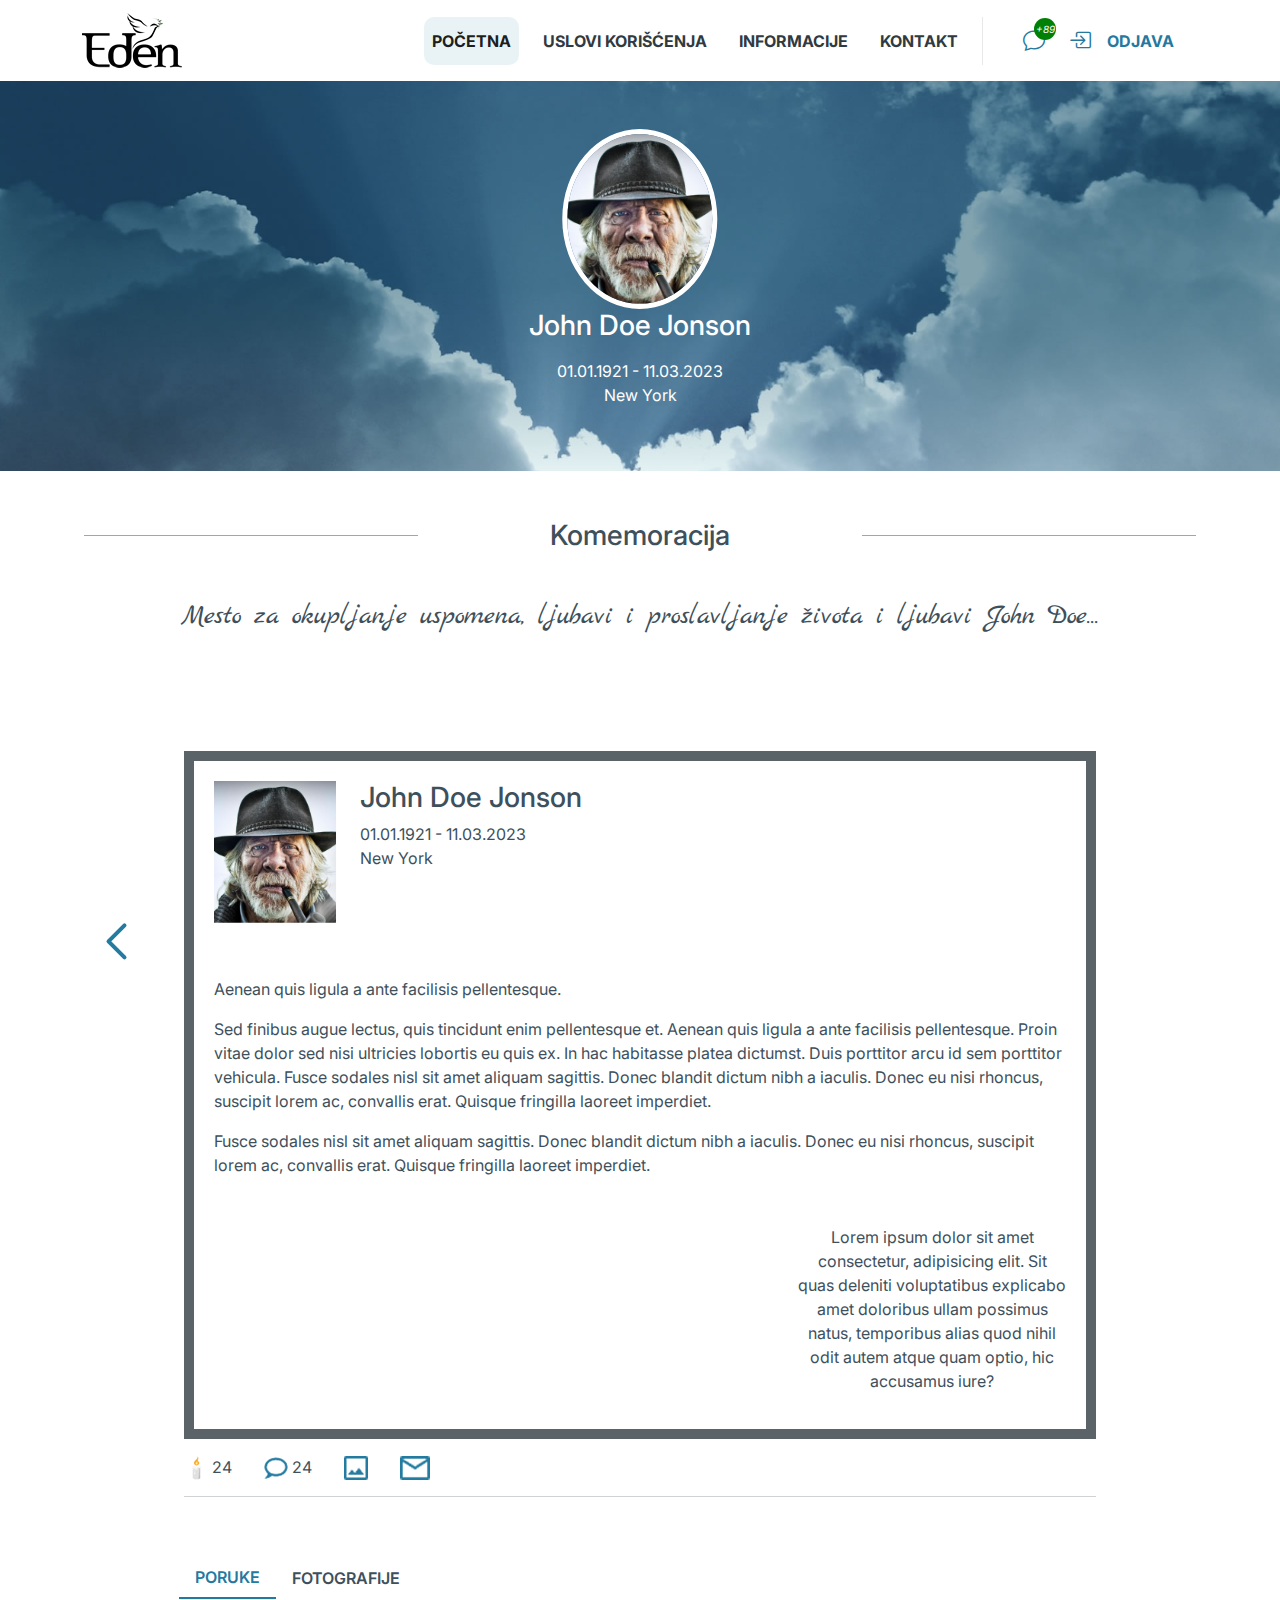
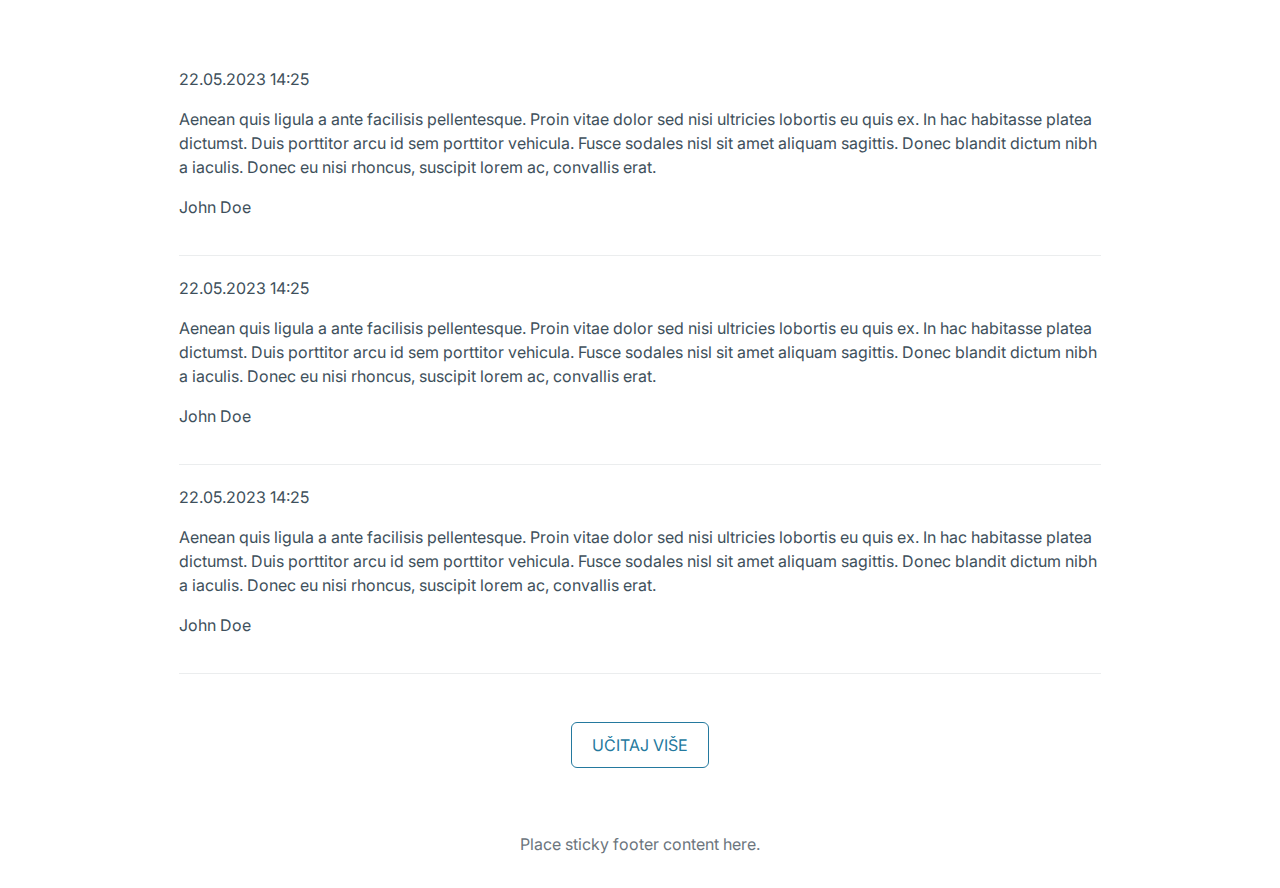
<file: single-page.html>
<!DOCTYPE html>
<!--[if lt IE 7]>      <html class="no-js lt-ie9 lt-ie8 lt-ie7"> <![endif]-->
<!--[if IE 7]>         <html class="no-js lt-ie9 lt-ie8"> <![endif]-->
<!--[if IE 8]>         <html class="no-js lt-ie9"> <![endif]-->
<!--[if gt IE 8]>      <html class="no-js"> <![endif]-->
<html lang="sr">
    <head>
        <meta charset="utf-8">
        <meta http-equiv="X-UA-Compatible" content="IE=edge">
        <title>EDEN</title>
        <meta name="description" content="">
        <meta name="keywords" content="">
        <meta name="author" content="One Touch">
        <meta name="viewport" content="width=device-width, initial-scale=1">

        <meta property="og:title" content="">
        <meta property="og:type" content="">
        <meta property="og:url" content="">
        <meta property="og:description" content="">
        <meta property="og:image" content="">

        <link rel="icon" href="/favicon.ico">
        <link rel="icon" href="/favicon.svg" type="image/svg+xml">
        <link rel="apple-touch-icon" href="/apple-touch-icon.png">

        <link rel="stylesheet" href="assets/css/bootstrap.min.css">
        <link rel="stylesheet" href="https://cdn.jsdelivr.net/npm/bootstrap-icons@1.10.5/font/bootstrap-icons.css">
        <link rel="stylesheet" href="assets/css/otwd.css">

        <!-- <link rel="preconnect" href="https://fonts.googleapis.com">
        <link rel="preconnect" href="https://fonts.gstatic.com" crossorigin>
        <link href="https://fonts.googleapis.com/css2?family=Inter&display=swap" rel="stylesheet"> -->

       <!--  <link rel="preconnect" href="https://fonts.googleapis.com">
        <link rel="preconnect" href="https://fonts.gstatic.com" crossorigin>
        <link href="https://fonts.googleapis.com/css2?family=Inter&family=Lobster+Two:ital@1&display=swap" rel="stylesheet"> -->
        <link rel="preconnect" href="https://fonts.googleapis.com">
        <link rel="preconnect" href="https://fonts.gstatic.com" crossorigin>
        <link href="https://fonts.googleapis.com/css2?family=Inter&family=Marck+Script&display=swap" rel="stylesheet">

    </head>
    <body>
        <!--[if lt IE 7]>
            <p class="browsehappy">You are using an <strong>outdated</strong> browser. Please <a href="#">upgrade your browser</a> to improve your experience.</p>
        <![endif]-->
        <nav class="navbar navbar-expand-sm" aria-label="Main navbar top">
            <div class="container">
                <a class="navbar-brand" href="/">
                    <img src="assets/img/eden-logo-100x55.png" class="img-fluid" alt="eden logo">
                </a>
                <button class="navbar-toggler" type="button" data-bs-toggle="collapse" data-bs-target="#navbar" aria-controls="navbar" aria-expanded="false" aria-label="Toggle navigation">
                    <span class="navbar-toggler-icon"></span>
                </button>
        
                <div class="collapse navbar-collapse" id="navbar">
                    <ul class="navbar-nav ms-auto justify-content-end">
                        <li class="nav-item">
                            <a class="nav-link active" aria-current="page" href="/">početna</a>
                        </li>
                        <li class="nav-item">
                            <a class="nav-link" href="#">uslovi korišćenja</a>
                        </li>
                        <li class="nav-item">
                            <a class="nav-link" href="#">informacije</a>
                        </li>
                        <li class="nav-item">
                            <a class="nav-link" href="#">kontakt</a>
                        </li>
                        <li class="nav-item user-item d-flex flex-row">
                            <i class="bi bi-chat mx-4 position-relative d-none d-sm-block">
                                <span class="position-absolute top-0 start-100 translate-middle badge">+89<span class="visually-hidden">unread messages</span></span>
                            </i>
                            <i class="bi bi-box-arrow-in-right me-2"></i>
                            <a class="nav-link" href="/login.html">odjava</a>
                        </li>
                    </ul>
                </div>
            </div>
        </nav>
          
        <!-- header start-->
        <header class="bgd-01 py-5">
            <div class="container-fluid">
                <div class="header-content-box">
                    <div class="row">
                        <div class="col-12">
                            <figure class="white">
                                <img src="/assets/img/john_doe_jonson.jpg" alt="John Doe Jonson" class="ex-img circle">
                                <figcaption class="text-center"><h3>John Doe Jonson</h3></figcaption>
                            </figure>
                            <div class="ex-basic-info text-center white">
                                <p>01.01.1921 - 11.03.2023 <br> New York</p>
                            </div>
                        </div>
                    </div>
                </div>
            </div>
        </header>
        <!-- header end-->
        

        <!-- content start-->
        <div class="edn-alt-layout">
            <main class="edn-main">
                <div class="container">
                    <div class="row">
                        <div class="col-12">
                            <h2 class="text-center title-line mt-5">Komemoracija</h2> <!-- SAKRIJ LOGOVANOM KORISNIKU -->
                            <h3 class="alt-font mt-5 text-center">Mesto za okupljanje uspomena, ljubavi i proslavljanje života i ljubavi John Doe...</h3>
                        </div>
                    </div>

                    <!-- umrlice layout-->
                    <div class="row">
                        <div class="col-12" id="plc-arrow">
                            <div class="nav-event justify-content-between">
                                <div class="left-arrow" id="left" style="color: #1e73be;">
                                    <a href="#">
                                        <svg xmlns="http://www.w3.org/2000/svg" viewBox="0 0 65 65" fill="none">
                                            <path d="M40.5 48.3335L24.5 32.3335L40.5 16.3335" stroke="#247BA0" stroke-width="4" stroke-linecap="round" stroke-linejoin="round"/>
                                        </svg>
                                        <!--<img src="/assets/img/arrow-placeholder.png" >-->
                                    </a>
                                </div>
                                <div class="right-arrow" id="right">
                                    <a href="#">
                                        <!--<svg xmlns="http://www.w3.org/2000/svg" viewBox="0 0 65 65" fill="none">
                                            <path d="M24.5 48.3335L40.5 32.3335L24.5 16.3335" stroke="#247BA0" stroke-width="4" stroke-linecap="round" stroke-linejoin="round"/>
                                        </svg>-->
                                        <img src="/assets/img/arrow-placeholder.png" >
                                    </a>
                                </div>
                            </div>
                            <article class="edn-single-ex-container my-4" id="art01">
                                <div class="single-ex-box">
                                    <div class="row">
                                        <div class="col-12 col-xl-2 col-md-2 col-sm-2">
                                            <div class="ex-img-container">
                                                <img src="/assets/img/john_doe_jonson.jpg" alt="John Doe Jonson" class="ex-img">
                                            </div>
                                        </div>
                                        <div class="col-12 col-xl-10 col-md-10 col-sm-10 position-relative">
                                            <div class="ex-basic-info-single">
                                                <h3>John Doe Jonson</h3>
                                                <p>01.01.1921 - 11.03.2023<br>New York</p>
                                            </div>
                                        </div>
                                    </div>
                                    <div class="ex-details mt-3">
                                        <p>Aenean quis ligula a ante facilisis pellentesque.</p>
                                        <p>Sed finibus augue lectus, quis tincidunt enim pellentesque et. Aenean quis ligula a ante facilisis pellentesque. Proin vitae dolor sed nisi ultricies lobortis eu quis ex. In hac habitasse platea dictumst. Duis porttitor arcu id sem porttitor vehicula. Fusce sodales nisl sit amet aliquam sagittis. Donec blandit dictum nibh a iaculis. Donec eu nisi rhoncus, suscipit lorem ac, convallis erat. Quisque fringilla laoreet imperdiet.</p>
                                        <p>Fusce sodales nisl sit amet aliquam sagittis. Donec blandit dictum nibh a iaculis. Donec eu nisi rhoncus, suscipit lorem ac, convallis erat. Quisque fringilla laoreet imperdiet.</p>
                                    </div>
                                    <!-- Potpis start-->
                                    <div class="row justify-content-end mt-5">
                                        <div class="col-md-6 col-xl-4 col-xxl-4 text-center">
                                            <p>Lorem ipsum dolor sit amet consectetur, adipisicing elit. Sit quas deleniti voluptatibus explicabo amet doloribus ullam possimus natus, temporibus alias quod nihil odit autem atque quam optio, hic accusamus iure?</p>
                                        </div>
                                    </div>
                                    <!-- Potpis end-->
                                </div>
                                <div class="ex-soc-data mt-3">
                                    <a href="#">
                                        <div class="ex-candle">
                                            <img src="/assets/img/candle-24x24.png" alt="" class="">
                                            <span>24</span>
                                        </div>
                                    </a>
                                    <a href="#">
                                        <div class="ex-comments">
                                            <img src="/assets/img/mdi_message-bubble-outline-24x24.png" alt="podeli" class="">
                                            <!-- <i class="bi bi-chat"></i> -->
                                            <span>24</span>
                                        </div>
                                    </a>
                                    <a href="#">
                                        <div class="ex-share">
                                            <img src="/assets/img/photo-outlined-24x24.png" alt="podeli" class="">
                                        </div>
                                    </a>
                                    <a href="#">
                                        <div class="ex-msg">
                                            <img src="/assets/img/email-outlined-24x24.png" alt="komentar" class="">
                                        </div>
                                    </a>
                                </div>
                                <hr>
                            </article>
                        </div>
                    </div>

                    <div class="row">
                        <div class="col-10 col-xl-10 offset-xl-1 offset-1"> <!-- nove klase -->
                            <nav>
                                <div class="nav nav-tabs" id="nav-tab" role="tablist"><!-- dodata klasa -->
                                    <button class="nav-link active" id="nav-poruke-tab" data-bs-toggle="tab" data-bs-target="#nav-poruke" type="button" role="tab" aria-controls="nav-poruke" aria-selected="true">PORUKE</button>
                                    <button class="nav-link" id="nav-foto-tab" data-bs-toggle="tab" data-bs-target="#nav-foto" type="button" role="tab" aria-controls="nav-foto" aria-selected="false">FOTOGRAFIJE</button>
                                </div>
                            </nav>

                            <div class="tab-content mt-5" id="nav-tabContent">
                                <div class="tab-pane fade show active" id="nav-poruke" role="tabpanel" aria-labelledby="nav-poruke-tab" tabindex="0">
                                    <div class="ex-msg-box">
                                        <p>22.05.2023 14:25</p>
                                        <p>Aenean quis ligula a ante facilisis pellentesque. Proin vitae dolor sed nisi ultricies lobortis eu quis ex. In hac habitasse platea dictumst. Duis porttitor arcu id sem porttitor vehicula. Fusce sodales nisl sit amet aliquam sagittis. Donec blandit dictum nibh a iaculis. Donec eu nisi rhoncus, suscipit lorem ac, convallis erat.</p>
                                        <p>John Doe</p>
                                    </div>
                                    <div class="ex-msg-box">
                                        <p>22.05.2023 14:25</p>
                                        <p>Aenean quis ligula a ante facilisis pellentesque. Proin vitae dolor sed nisi ultricies lobortis eu quis ex. In hac habitasse platea dictumst. Duis porttitor arcu id sem porttitor vehicula. Fusce sodales nisl sit amet aliquam sagittis. Donec blandit dictum nibh a iaculis. Donec eu nisi rhoncus, suscipit lorem ac, convallis erat.</p>
                                        <p>John Doe</p>
                                    </div>
                                    <div class="ex-msg-box">
                                        <p>22.05.2023 14:25</p>
                                        <p>Aenean quis ligula a ante facilisis pellentesque. Proin vitae dolor sed nisi ultricies lobortis eu quis ex. In hac habitasse platea dictumst. Duis porttitor arcu id sem porttitor vehicula. Fusce sodales nisl sit amet aliquam sagittis. Donec blandit dictum nibh a iaculis. Donec eu nisi rhoncus, suscipit lorem ac, convallis erat.</p>
                                        <p>John Doe</p>
                                    </div>
                                    <button class="btn btn-primary load-more-btn mt-5"> UČITAJ VIŠE </button>
                                </div>
                                <div class="tab-pane fade" id="nav-foto" role="tabpanel" aria-labelledby="nav-foto-tab" tabindex="0">
                                    <div class="row mb-5">
                                        <div class="col-12 col-md-6 col-xl-6 py-3">
                                            <div class="ex-img-box">
                                                <a href="/assets/img/ex-album-img-01.jpg" class="lightbox_trigger">
                                                    <img src="/assets/img/ex-album-img-01.jpg" alt="" class="img-fluid">
                                                </a>
                                                <p>21.05.2023.</p>
                                                <p>Photo title</p>
                                                <p>Aenean quis ligula a ante facilisis pellentesque. Proin vitae dolor sed nisi ultricies lobortis eu quis ex.</p>
                                            </div>
                                        </div>
                                        <div class="col-12 col-md-6 col-xl-6 py-3">
                                            <div class="ex-img-box">
                                                <img src="/assets/img/ex-album-img-02.jpg" alt="" class="img-fluid">
                                                <p>21.05.2023.</p>
                                                <p>Photo title</p>
                                                <p>Aenean quis ligula a ante facilisis pellentesque. Proin vitae dolor sed nisi ultricies lobortis eu quis ex.</p>
                                            </div>
                                        </div>
                                        <div class="col-12 col-md-6 col-xl-6 py-3">
                                            <div class="ex-img-box">
                                                <img src="/assets/img/ex-album-img-03.jpg" alt="" class="img-fluid">
                                                <p>21.05.2023.</p>
                                                <p>Photo title</p>
                                                <p>Aenean quis ligula a ante facilisis pellentesque. Proin vitae dolor sed nisi ultricies lobortis eu quis ex.</p>
                                            </div>
                                        </div>
                                        <div class="col-12 col-md-6 col-xl-6 py-3">
                                            <div class="ex-img-box">
                                                <img src="/assets/img/ex-album-img-04.jpg" alt="" class="img-fluid">
                                                <p>21.05.2023.</p>
                                                <p>Photo title</p>
                                                <p>Aenean quis ligula a ante facilisis pellentesque. Proin vitae dolor sed nisi ultricies lobortis eu quis ex.</p>
                                            </div>
                                        </div>
                                    </div>
                                    <button class="btn btn-primary load-more-btn mt-5"> UČITAJ VIŠE </button>
                                </div>
                            </div>
                        </div>
                    </div>
                </div>
            </main>
        </div>
        <!-- content start-->

        <!--  footer start-->
        <footer class="footer mt-5 py-3">
            <div class="container text-center d-none d-sm-block">
                <div class="row justify-content-md-center">
                    <div class="col-md-auto">
                        <p><span class="text-muted">Place sticky footer content here.</span></p>
                    </div>
                </div>
            </div>
            <div class="container mob-footer d-block d-sm-none">
                <div class="row text-center">
                    <div class="col-4">
                        <a href="#" class="footer-link">
                            <i class="bi bi-chat mx-4 position-relative">
                                <span class="position-absolute top-0 start-100 translate-middle badge">+9<span class="visually-hidden">unread messages</span></span>
                            </i><br>Notifikacije
                        </a>
                    </div>
                    <div class="col-4">
                        <a href="#" class="footer-link active">
                            <!-- <i class="bi bi-house-door-fill"></i><br>Početna -->
                            <svg width="24" height="24" viewBox="0 0 24 24" fill="none" xmlns="http://www.w3.org/2000/svg">
                                <g clip-path="url(#clip0_224_5704)">
                                <path d="M10 20V14H14V20H19V12H22L12 3L2 12H5V20H10Z" fill="#247BA0"/>
                                </g>
                                <defs>
                                <clipPath id="clip0_224_5704">
                                <rect width="24" height="24" fill="white"/>
                                </clipPath>
                                </defs>
                            </svg><br>Početna
                        </a>
                    </div>
                    <div class="col-4">
                        <a href="#" class="footer-link">
                            <!-- <img src="/assets/img/send-24x24.png" alt="" class=""> -->
                            <svg width="24" height="24" viewBox="0 0 25 25" fill="none" xmlns="http://www.w3.org/2000/svg">
                                <path d="M22.5 2.6665L11.5 13.6665" stroke="#3e505b" stroke-width="2" stroke-linecap="round" stroke-linejoin="round"/>
                                <path d="M22.5 2.6665L15.5 22.6665L11.5 13.6665L2.5 9.6665L22.5 2.6665Z" stroke="#3e505b" stroke-width="2" stroke-linecap="round" stroke-linejoin="round"/>
                            </svg><br>Napravi objavu
                        </a>
                    </div>
                </div>
            </div>
        </footer>
        <!--  footer start-->


    

        <script src="https://code.jquery.com/jquery-3.7.0.js" integrity="sha256-JlqSTELeR4TLqP0OG9dxM7yDPqX1ox/HfgiSLBj8+kM=" crossorigin="anonymous"></script>
        <script src="assets/js/bootstrap.bundle.min.js"></script>
        <script src="assets/js/otwd.js"></script>
        <script>
            jQuery(document).ready(function($) {
                
                $('.lightbox_trigger').click(function(e) {
                    
                    //prevent default action (hyperlink) 
                    e.preventDefault();
                    
                    //Get clicked link href 
                    var image_href = $(this).attr("href");
                    
                    /* 
            If the lightbox window HTML already exists in document, 
            change the img src to to match the href of whatever link was clicked 
            
            If the lightbox window HTML doesn't exists, create it and insert it. 
            (This will only happen the first time around) 
            */
                    
                    if ($('#lightbox').length > 0) { // #lightbox exists 
                        
                        //place href as img src value 
                        $('#content').html('<img src="' + image_href + '" />');
                            
                        //show lightbox window - you could use .show('fast') for a transition 
                        $('#lightbox').show();
                    }
                    
                    else { //#lightbox does not exist - create and insert (runs 1st time only) 
                        
                        //create HTML markup for lightbox window 
                        var lightbox = 
                        '<div id="lightbox">' +
                            '<p>Click to close</p>' +
                            '<div id="imgbox">' + //insert clicked link's href into img src 
                                '<img src="' + image_href +'" />' +
                            '</div>' +	
                        '</div>';
                            
                        //insert lightbox HTML into page 
                        $('body').append(lightbox);
                    }
                    
                });
                
                //Click anywhere on the page to get rid of lightbox window 
                $('body').on('click', '#lightbox', function() { //must use on, as the lightbox element is inserted into the DOM 
                    $('#lightbox').hide();
                });
            });
            </script>
    </body>
</html>
</file>
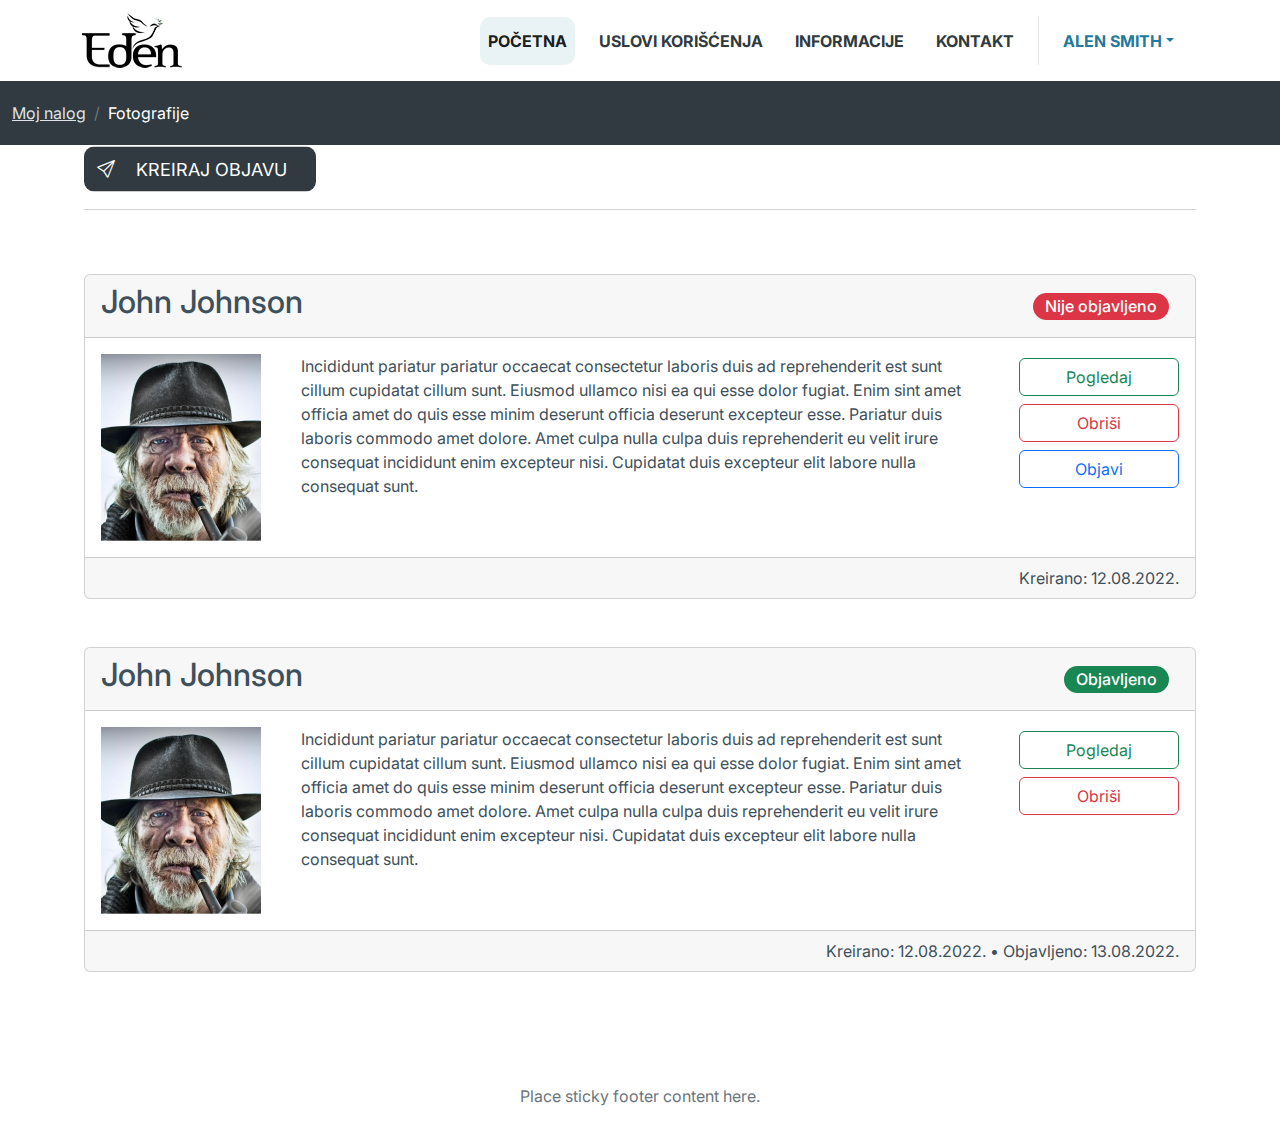
<file: user-page.html>
<!DOCTYPE html>
<!--[if lt IE 7]>      <html class="no-js lt-ie9 lt-ie8 lt-ie7"> <![endif]-->
<!--[if IE 7]>         <html class="no-js lt-ie9 lt-ie8"> <![endif]-->
<!--[if IE 8]>         <html class="no-js lt-ie9"> <![endif]-->
<!--[if gt IE 8]>      <html class="no-js"> <![endif]-->
<html lang="sr">
    <head>
        <meta charset="utf-8">
        <meta http-equiv="X-UA-Compatible" content="IE=edge">
        <title>EDEN</title>
        <meta name="description" content="">
        <meta name="keywords" content="">
        <meta name="author" content="One Touch">
        <meta name="viewport" content="width=device-width, initial-scale=1">

        <meta property="og:title" content="">
        <meta property="og:type" content="">
        <meta property="og:url" content="">
        <meta property="og:description" content="">
        <meta property="og:image" content="">

        <link rel="icon" href="/favicon.ico">
        <link rel="icon" href="/favicon.svg" type="image/svg+xml">
        <link rel="apple-touch-icon" href="/apple-touch-icon.png">

        <link rel="stylesheet" href="assets/css/bootstrap.min.css">
        <link rel="stylesheet" href="https://cdn.jsdelivr.net/npm/bootstrap-icons@1.10.5/font/bootstrap-icons.css">
        <link rel="stylesheet" href="assets/css/otwd.css">

        <!-- <link rel="preconnect" href="https://fonts.googleapis.com">
        <link rel="preconnect" href="https://fonts.gstatic.com" crossorigin>
        <link href="https://fonts.googleapis.com/css2?family=Inter&display=swap" rel="stylesheet"> -->

        <link rel="preconnect" href="https://fonts.googleapis.com">
        <link rel="preconnect" href="https://fonts.gstatic.com" crossorigin>
        <link href="https://fonts.googleapis.com/css2?family=Inter&family=Lobster+Two:ital@1&display=swap" rel="stylesheet">

    </head>
    <body>
        <!--[if lt IE 7]>
            <p class="browsehappy">You are using an <strong>outdated</strong> browser. Please <a href="#">upgrade your browser</a> to improve your experience.</p>
        <![endif]-->

        <nav class="navbar navbar-expand-sm" aria-label="Main navbar top">
            <div class="container">
                <a class="navbar-brand" href="/">
                    <img src="assets/img/eden-logo-100x55.png" class="img-fluid" alt="eden logo">
                </a>
                <button class="navbar-toggler" type="button" data-bs-toggle="collapse" data-bs-target="#navbar" aria-controls="navbar" aria-expanded="false" aria-label="Toggle navigation">
                    <span class="navbar-toggler-icon"></span>
                </button>
        
                <div class="collapse navbar-collapse" id="navbar">
                    <ul class="navbar-nav ms-auto justify-content-end">
                        <li class="nav-item">
                            <a class="nav-link active" aria-current="page" href="/">početna</a>
                        </li>
                        <li class="nav-item">
                            <a class="nav-link" href="#">uslovi korišćenja</a>
                        </li>
                        <li class="nav-item">
                            <a class="nav-link" href="#">informacije</a>
                        </li>
                        <li class="nav-item">
                            <a class="nav-link" href="#">kontakt</a>
                        </li>
                        <!-- <li class="nav-item user-item d-flex flex-row">
                            <i class="bi bi-chat mx-4 position-relative d-none d-sm-block">
                                <span class="position-absolute top-0 start-100 translate-middle badge">+89<span class="visually-hidden">unread messages</span></span>
                            </i>
                            <i class="bi bi-box-arrow-in-right me-2"></i>
                            <a class="nav-link" href="/login.html">odjava</a>
                        </li> -->
                        <li class="nav-item user-item d-flex flex-row dropdown">
                            <a class="nav-link dropdown-toggle" href="#" role="button" data-bs-toggle="dropdown" aria-expanded="false">Alen Smith</a>
                            <ul class="dropdown-menu">
                                <li><a class="dropdown-item" href="#">Korisnički panel</a></li>
                                <li><a class="dropdown-item" href="#">Another action</a></li>
                                <li><hr class="dropdown-divider"></li>
                                <li><a class="dropdown-item" href="#">Odjava</a></li>
                            </ul>
                        </li>
                    </ul>
                </div>
            </div>
        </nav>
          
        <!-- header start-->
        <header class="py-1" style="background-color: var(--e-dark);">
            <div class="container-fluid">
                <div class="header-content-box">
                    <!-- <div class="cta-box my-5 position-absolute top-50 start-50 translate-middle">
                        <a class="btn btn-large btn-header py-2 mt-5 me-3" href="#" role="button">
                            <i class="bi bi-camera-video"></i>
                            <span class="mx-3">pogledaj video</span>
                        </a>
                        <a class="btn btn-large btn-header-inv py-2 mt-5 ms-3" href="#" role="button">
                            <i class="bi bi-send"></i>
                            <span class="mx-3">napravi objavu</span>
                        </a>
                    </div> -->
                    <div class="row">
                        <div class="col-12">
                            <div class="ex-basic-info text-center white">
                                <!--  <h2>AKreiranje čitulje</h2>-->
                                <nav aria-label="breadcrumb">
                                    <ol class="breadcrumb">
                                        <li class="breadcrumb-item"><a href="#">Moj nalog</a></li>
                                        <li class="breadcrumb-item active" aria-current="page">Fotografije</li>
                                    </ol>
                                </nav>
                            </div>
                        </div>
                    </div>
                </div>
            </div>
        </header>
        <!-- header end-->

        <!-- content start-->
        <div class="edn-alt-layout">
            <main class="edn-main">
                <div class="container">
                    <!-- <div class="row">
                        <div class="col-12">
                            <h2 class="text-center title-line my-5">Upravljanje objavama</h2> 
                        </div>
                    </div> -->

                    <!-- umrlice layout-->
                    <div class="row">
                        <div class="col-12 my-4">
                            <div class="position-relative">
                                <div class="position-absolute top-50 start-50 translate-middle w-100">
                                    <a class="btn btn-large btn-header-inv py-2 float-xl-start" href="/kreiraj-objavu.html" role="button">
                                        <i class="bi bi-send"></i>
                                        <span class="mx-3">kreiraj objavu</span>
                                    </a>
                                </div>
                            </div>
                        </div>
                    </div>
                    <hr>
                    <div class="row">
                        <div class="col-12">
                            <div class="card my-5">
                                <div class="card-header">
                                    <h2 class="">John Johnson <span class="status rounded-pill text-bg-danger">Nije objavljeno</span></h2>
                                </div>
                                <div class="card-body">

                                    <div class="row">
                                        <div class="col-md-2 col-12">
                                            <img src="/assets/img/john_doe_jonson.jpg" alt="John Doe Jonson" class="user-ex-img">
                                        </div>
                                        <div class="col-md-8 col-12">
                                            <p class="mx-3">Incididunt pariatur pariatur occaecat consectetur laboris duis ad reprehenderit est sunt cillum cupidatat cillum sunt. Eiusmod ullamco nisi ea qui esse dolor fugiat. Enim sint amet officia amet do quis esse minim deserunt officia deserunt excepteur esse. Pariatur duis laboris commodo amet dolore. Amet culpa nulla culpa duis reprehenderit eu velit irure consequat incididunt enim excepteur nisi. Cupidatat duis excepteur elit labore nulla consequat sunt.</p>
                                        </div>
                                        <div class="col-md-2 col-12">
                                            <button type="button" class="btn btn-outline-success my-1 w-100"> Pogledaj </button>
                                            <button type="button" class="btn btn-outline-danger my-1 w-100"> Obriši </button>
                                            <button type="button" class="btn btn-outline-primary my-1 w-100"> Objavi </button>
                                        </div>
                                    </div>
                                </div>
                                <div class="card-footer">
                                    <p class="text-end">Kreirano: 12.08.2022.</p>
                                </div>
                            </div>

                            <div class="card my-5">
                                <div class="card-header">
                                    <h2 class="">John Johnson <span class="status rounded-pill text-bg-success">Objavljeno</span></h2>
                                </div>
                                <div class="card-body">

                                    <div class="row">
                                        <div class="col-md-2 col-12">
                                            <img src="/assets/img/john_doe_jonson.jpg" alt="John Doe Jonson" class="user-ex-img">
                                        </div>
                                        <div class="col-md-8 col-12">
                                            <p class="mx-3">Incididunt pariatur pariatur occaecat consectetur laboris duis ad reprehenderit est sunt cillum cupidatat cillum sunt. Eiusmod ullamco nisi ea qui esse dolor fugiat. Enim sint amet officia amet do quis esse minim deserunt officia deserunt excepteur esse. Pariatur duis laboris commodo amet dolore. Amet culpa nulla culpa duis reprehenderit eu velit irure consequat incididunt enim excepteur nisi. Cupidatat duis excepteur elit labore nulla consequat sunt.</p>
                                        </div>
                                        <div class="col-md-2 col-12">
                                            <button type="button" class="btn btn-outline-success my-1 w-100"> Pogledaj </button>
                                            <button type="button" class="btn btn-outline-danger my-1 w-100"> Obriši </button>
                                        </div>
                                    </div>
                                </div>
                                <div class="card-footer">
                                    <p class="text-end"><span>Kreirano: 12.08.2022.</span> &bull; <span>Objavljeno: 13.08.2022.</span> </p>
                                </div>
                            </div>




                        </div>
                    </div>
                </div>
            </main>
        </div>
        <!-- content start-->

        <!--  footer start-->
        <footer class="footer mt-5 py-3">
            <div class="container text-center d-none d-sm-block">
                <div class="row justify-content-md-center">
                    <div class="col-md-auto">
                        <p><span class="text-muted">Place sticky footer content here.</span></p>
                    </div>
                </div>
            </div>
            <div class="container mob-footer d-block d-sm-none">
                <div class="row text-center">
                    <div class="col-4">
                        <a href="#" class="footer-link">
                            <i class="bi bi-chat mx-4 position-relative">
                                <span class="position-absolute top-0 start-100 translate-middle badge">+9<span class="visually-hidden">unread messages</span></span>
                            </i><br>Notifikacije
                        </a>
                    </div>
                    <div class="col-4">
                        <a href="#" class="footer-link active">
                            <!-- <i class="bi bi-house-door-fill"></i><br>Početna -->
                            <svg width="24" height="24" viewBox="0 0 24 24" fill="none" xmlns="http://www.w3.org/2000/svg">
                                <g clip-path="url(#clip0_224_5704)">
                                <path d="M10 20V14H14V20H19V12H22L12 3L2 12H5V20H10Z" fill="#247BA0"/>
                                </g>
                                <defs>
                                <clipPath id="clip0_224_5704">
                                <rect width="24" height="24" fill="white"/>
                                </clipPath>
                                </defs>
                            </svg><br>Početna
                        </a>
                    </div>
                    <div class="col-4">
                        <a href="#" class="footer-link">
                            <!-- <img src="/assets/img/send-24x24.png" alt="" class=""> -->
                            <svg width="24" height="24" viewBox="0 0 25 25" fill="none" xmlns="http://www.w3.org/2000/svg">
                                <path d="M22.5 2.6665L11.5 13.6665" stroke="#3e505b" stroke-width="2" stroke-linecap="round" stroke-linejoin="round"/>
                                <path d="M22.5 2.6665L15.5 22.6665L11.5 13.6665L2.5 9.6665L22.5 2.6665Z" stroke="#3e505b" stroke-width="2" stroke-linecap="round" stroke-linejoin="round"/>
                            </svg><br>Napravi objavu
                        </a>
                    </div>
                </div>
            </div>
        </footer>
        <!--  footer start-->

        
        <script src="/assets/js/bootstrap.bundle.min.js"></script>
        <script>
            const tooltipTriggerList = document.querySelectorAll('[data-bs-toggle="tooltip"]')
            const tooltipList = [...tooltipTriggerList].map(tooltipTriggerEl => new bootstrap.Tooltip(tooltipTriggerEl))
        </script>
    </body>
</html>
</file>
<file: assets/css/otwd.css>
/*
by OTWD
*/
:root {
    --e-font-family: 'Inter', sans-serif;
    --e-font-size: 16px;
    --e-font-weight: 400;
    --e-line-height: 24px;
    --e-body-color: hsl(203, 19%, 30%, 1);

    --e-font-family-sec: 'Marck Script', cursive;

    --e-font-size-100: .675rem;
    --e-font-size-200: .875rem;
    --e-font-size-300: 1rem;
    --e-font-size-400: 1.125rem;
    --e-font-size-500: 1.375rem;
    --e-font-size-600: 1.75rem;
    --e-font-size-700: 2rem;
    --e-font-size-800: 3.25rem;

    --e-font-semi-bold: 600;
    --e-font-bold: 900;

    --e-light: hsla(203, 14%, 22%, .5);
    --e-dark:  hsla(203, 14%, 22%, 1);
    --e-white: hsl(0, 0%, 100%);
    --e-blue: hsla(198, 63%, 38%, 1);
    --e-success: hsla(122, 100%, 25%, 1);


}

body {
    font-family: var(--e-font-family);
    font-size: var(--e-font-size);
    font-weight: var(--e-font-weight);
    line-height: var(--e-line-height);
    font-style: normal;
    color: var(--e-body-color);
    -webkit-text-size-adjust: 100%;
}
.alt-font {
    font-family: var(--e-font-family-sec);
}
footer {
    position: relative;
    bottom: 0;
}
body.reg-bgd footer {
    position: sticky;
    width: 100%;
}
.footer-link {
    text-decoration: none;
    color: var(--e-body-color);
}
.footer-link.active {
    color: var(--e-blue);
}
.mob-footer {
    position: fixed;
    bottom: -1rem;
    background-color:  #F5F5F5;
    box-shadow: 2px 2px 10px rgba(0, 0, 0, 0.25);
    padding: 10px 0 20px 0;
}
.blue {
    color: var(--e-blue);
}
.white {
    color: var(--e-white);
}
.badge {
    background-color: var(--e-success);
    font-size: 10px;
    border-radius: 50%;
    height: 22px;
    width: 22px;
    font-weight: normal;
    padding: 6px 0;
}
.btn {
    transition: 0.25s;
}
.txt-link {
    color: var(--e-blue);
    text-decoration: none;
}
.txt-link:hover,
.txt-link:focus,
.txt-link:active {
    text-decoration: underline;
}

/*main navigation*/
.navbar-expand-sm {
    background-color: var(--e-white);
}
nav ul li a.nav-link {
    font-weight: 700;
    color: var(--e-dark);
    text-transform: uppercase;
    padding: 12px 16px;
}   
nav ul li a.nav-link:hover,
nav ul li a.nav-link:active,
nav ul li a.nav-link:focus,
nav ul li a.nav-link.active {
    background: rgba(36, 123, 160, 0.1);
    border-radius: 10px;
}
ul.navbar-nav li {
    margin-right: 1rem;
}
.navbar-nav .user-item {
     border-left: 1px solid rgba(13, 27, 42, 0.1);
     padding-left: 1rem;
}
.user-item i {
    margin: auto;
    font-size: var(--e-font-size-500);
}
.user-item i,
.user-item a.nav-link {
    color: var(--e-blue);
}
.user-item ul li {
    margin: 0;
}

/*home page header styling*/
header h1 {
    font-family: var(--e-font-family-sec);
    font-size: var(--e-font-size-700);
    padding: 2em 0;
}
.bgd-01 {
    background-image: url('/assets/img/bgd-01.jpg');
    height: auto;
    background-position: center;
    background-repeat: no-repeat;
    background-size: cover;
    /* background: linear-gradient(180deg, rgba(18, 75, 99, 0.5) 52.08%, rgba(18, 75, 99, 0) 100%); */
}
.header-content-box {
    display: grid;
    grid-template-rows: repeat(2, auto);
    position: relative;
}
.header-content-box h1 {
    color: var(--e-white);
    margin: 3rem 0;
    padding: 0;
    text-wrap: balance;
}

/*header buttons; search button*/
.btn-header,
.btn-header-inv  {
    border-radius: 10px;
    text-transform: uppercase;
    font-size: var(--e-font-size-400);
}
.btn-header {
    background-color: var(--e-white);
}
.btn-header:hover, .search-btn:hover,
.cta-box .btn-header:active, .search-btn:active,
.btn-header:focus, .search-btn:focus {
    color:var(--e-white);
    box-shadow: inset 6.5em 0 0 0 var(--e-dark);
    background-color: var(--e-dark);
}
.btn-header-inv:hover,
.cta-box .btn-header-inv:active,
.btn-header-inv:focus {
    color:var(--e-dark);
    box-shadow: inset 6.5em 0 0 0 var(--e-white);
    background-color: var(--e-white);
}
.btn-header-inv {
    background-color: var(--e-dark);
    color: var(--e-white);
}

/*title line*/
.title-line {
    position: relative;
    font-size: var(--e-font-size-600);
}

h2.title-line::before,
h2.title-line::after {
    content: '';
    background: rgba(61, 79, 90, 0.5);
    height: 1px;
    position: absolute;
    top: 50%;
    width: 30%;
    display: inline-block;
}
h2.title-line::before {
    left: 0;
}
h2.title-line::after {
    right: 0;
}

/*search field*/
.intro {
    margin: 3rem 0;
}
.search-box {
    padding: 1em;
    background: #E8F1F2;
    border-radius: 20px;
    margin-top: 3rem !important;
}

.search-box form input {
    top: 50%;
    position: relative;
    transform: translateY(-50%);
    padding: 8px 16px;
}
.search-btn {
    margin-top: auto;
    background: #247BA0;
    border-radius: 10px;
    border: none;
    justify-content: center;
    padding: 10px 0;
}
.search-btn i {
    font-size: 1rem;
    margin-right: 1em;
}


/* Main layout*/
.edn-layout,
.edn-alt-layout {
    display: grid;
    gap: 1rem;
    padding: 0 4.5rem;
}

.edn-layout {
    grid-template-areas: "main side";
    grid-template-columns: 3fr 1fr;
}
.edn-alt-layout {
    grid-template-areas: "main";
    grid-template-columns: 1fr;
}
.edn-main {
    grid-area: main;
}
.edn-side {
    grid-area: side;
    text-align: center;
}
.ads-block {
    margin-top: 14.5rem;
    background-color: hsla(186, 28%, 93%, 0.8);
    height: calc(100% - 15rem);
    padding: 10px 0;
}


/* Preminuli home page kontejner*/
.edn-ex-container {
    /* align-items: center; */
    padding: 20px;
    box-shadow: 0px 2px 6px #DCE8EA;
    border-radius: 20px;
}
.ex-container {
    text-decoration: none;
    color: var(--e-body-color);
}
a .edn-ex-container:hover {
    border: 5px solid rgba(36, 123, 160, 0.4);
    text-decoration: none;
    padding: 15px;
    cursor: pointer;
}
.ex-img {
    position: relative;
    left: 50%;
    transform: translateX(-50%);
    max-height: 180px;
    width: 100%;
}
figure img.ex-img {
    width: auto;
}
.ex-soc-data {
    display: flex;
    flex-direction: row;
}
.ex-soc-data a {
    text-decoration: none;
    color: var(--e-body-color);
}
.ex-soc-data div {
    margin-right: 2rem;
}


/* Single ex page */
.circle {
    border-radius: 50%;
    border: 5px solid var(--e-white);
    width: 180px;
}
.nav-event {
    display: flex;
    flex-direction: row;
}
.edn-single-ex-container {
    padding: 20px;
    margin: 0 5rem;
    /* width: 100%; */
}
.single-ex-box {
    padding: 20px;
    border: 10px solid hsl(197, 7%, 38%);
}
.ex-img-container {
    height: 180px;
}
.ex-basic-info-single {
    /* position: absolute;
    bottom: 0; */
}
.ex-basic-info-single p {
    margin: 0;
    padding: 0;
}
.nav-tabs {
    --bs-nav-tabs-border-color: none;
    --bs-nav-tabs-border-width: 0;
    /* margin-left: .5rem; */
}
nav button.active {
    border-bottom: 2px solid var(--e-blue) !important;
    color: var(--e-blue) !important;
    font-weight: var(--e-font-semi-bold);
}
nav button.nav-link {
    color: var(--e-body-color);
    font-weight: var(--e-font-semi-bold);
    /* margin-right: 2rem; */
}
.ex-msg-box {
    padding: 20px 0;
    border-bottom: 1px solid rgba(61, 79, 90, 0.1);
}
.ex-img-box {
    box-shadow: 0px 2px 6px #DCE8EA;
    border-radius: 10px;
    padding: 0 0 16px 0;
    background: var(--e-white);
}
.ex-img-box img {
    padding-bottom: 16px;
    border-top-left-radius: 10px;
    border-top-right-radius: 10px;
}
.ex-img-box p {
    padding: 0 24px;
}
.load-more-btn {
    position: relative;
    left: 50%;
    transform: translateX(-50%);
    background-color: var(--e-white);
    color: var(--e-blue);
    border-color: var(--e-blue);
    padding: 10px 20px;
}
.load-more-btn:hover,
.load-more-btn:active,
.load-more-btn:focus {
    background-color: var(--e-blue);
    border-color: var(--e-blue);
}
.right-arrow,
.left-arrow {
    position: relative;
}
.right-arrow svg,
.left-arrow svg {
    position: relative;
   /*  top: 15rem; */
    width: 65px;
    height: 65px;
}










/* login & register layout*/
.form-floating>.form-control,
.form-floating>.form-control-plaintext,
.form-floating>.form-select {
    height: calc(3rem + 2px);
}
.form-floating>label {
    padding: 0.8rem 0.75rem;
}
.reg-bgd {
    background-image: url(/assets/img/login-bgd.png);
    /* background-position: center center; */
    background-repeat: no-repeat;
    background-size: cover;
    background-attachment: fixed;
    background-color: #E6EEF0;
}
.log-box,
.reg-box,
.obj-box {
    background-color: var(--e-white);
    box-shadow: 0px 2px 6px #DCE8EA;
    border-radius: 20px;
    font-weight: var(--e-font-semi-bold);
    padding: 40px;
    display: flex;
    flex-direction: column;
    align-items: center;
}
.log-box {
    width: 380px;
    position: absolute;
    left: calc(50% - 380px/2);
    top: calc(50% - 684px/2);
    /* position: relative;
    top: 50%; */
}
.reg-box {
    width: 380px;
    position: absolute;
    left: calc(50% - 380px/2);
    top: calc(50% - 392px/2);
    /* position: relative;
    top: 50%; */
}
.obj-box {
    width: 800px;
    position: absolute;
    left: calc(50% - 800px/2);
    top: calc(50% - 810px/2);
    background-color: transparent;
    box-shadow: none;
    z-index: 1;
}
.log-box h2,
.reg-box h2 {
    font-size: var(--e-font-size-500);
    font-weight: var(--e-font-semi-bold);
    line-height: 36px;
}
.pass-icon {
    float: right;
    position: relative;
    right: 2em;
    bottom: 2.5em;
}
.fb-btn,
.gg-btn {
    padding: 10px 16px;
    text-align: left;
    font-size: var(--e-font-size-400);
    border-radius: 10px;
    font-weight: 700;
}
.gg-btn {
    box-shadow: 0px 0px 3px rgba(0, 0, 0, 0.084), 0px 2px 3px rgba(0, 0, 0, 0.168);
    background: var(--e-white);
    color: var(--e-dark);
    border-color: var(--e-white);
}
.gg-btn:hover {
    background-color: #EA4335;
    border-color: #EA4335;
}
nav ol.breadcrumb {
    margin: 1rem auto;
}
.breadcrumb-item a {
    color: var(--bs-gray-300);
}

.breadcrumb-item.active,
.breadcrumb-item a:hover,
.breadcrumb-item a:focus {
    color: var(--e-white);
}


/* user pages*/
/* .tooltip-inner {
    background-color: var(--e-blue);
    box-shadow: 0px 0px 4px var(--e-blue);
    opacity: 1 !important;
}
.tooltip-arrow::before {
    background-color: var(--e-blue);
    color: var(--e-blue);
}
.tooltip.bs-tooltip-right .tooltip-arrow::before {
    border-right-color: var(--e-blue) !important;
}
.tooltip.bs-tooltip-left .tooltip-arrow::before {
    border-left-color: var(--e-blue) !important;
}
.tooltip.bs-tooltip-bottom .tooltip-arrow::before {
    border-bottom-color: var(--e-blue) !important;
}
.tooltip.bs-tooltip-top .tooltip-arrow::before {
    border-top-color: var(--e-blue) !important;
} */
.status {
    font-size: var(--e-font-size-300);
    font-weight: var(--bs-badge-font-weight);
    float: right;
    padding: 4px 12px;
    margin: 0.6rem;
}
.user-ex-img {
    max-width: 200px;
    width: 100%;
    /* float: left;
    margin-right: 1rem;*/
} 
.card-footer p {
    margin: auto;
}


/* objava */
#signUpForm {
   /*  max-width: 400px; 
    width: 100% !important; */
    background-color: #ffffff;
    margin: 40px auto;
    padding: 40px;
    box-shadow: 0px 6px 18px rgb(0 0 0 / 9%);
    border-radius: 12px;
}
#signUpForm .form-header {
    gap: 5px;
    text-align: center;
    font-size: .9em;
}
#signUpForm .form-header .stepIndicator {
    position: relative;
    flex: 1;
    padding-bottom: 30px;
}
#signUpForm .form-header .stepIndicator.active {
    font-weight: 600;
}
#signUpForm .form-header .stepIndicator.finish {
    font-weight: 600;
    color: #247BA0;
}
#signUpForm .form-header .stepIndicator::before {
    content: "";
    position: absolute;
    left: 50%;
    bottom: 0;
    transform: translateX(-50%);
    z-index: 9;
    width: 20px;
    height: 20px;
    background-color: #add8eb;
    border-radius: 50%;
    border: 3px solid #ecf5f4;
}
#signUpForm .form-header .stepIndicator.active::before {
    background-color: #add8eb;
    border: 3px solid #d5f9f6;
}
#signUpForm .form-header .stepIndicator.finish::before {
    background-color: #247BA0;
    border: 3px solid #b7e1dd;
}
#signUpForm .form-header .stepIndicator::after {
    content: "";
    position: absolute;
    left: 50%;
    bottom: 8px;
    width: 100%;
    height: 3px;
    background-color: #f3f3f3;
}
#signUpForm .form-header .stepIndicator.active::after {
    background-color: #add8eb;
}
#signUpForm .form-header .stepIndicator.finish::after {
    background-color: #247BA0;
}
#signUpForm .form-header .stepIndicator:last-child:after {
    display: none;
}
#signUpForm input {
    /* padding: 15px 20px; */
    width: 100%;
    font-size: 1em;
    border: 1px solid #e3e3e3;
    border-radius: 5px;
}
#signUpForm input:focus {
    border: 1px solid #009688;
    outline: 0;
}
#signUpForm input.invalid {
    border: 1px solid #ffaba5;
}
#signUpForm .step {
  display: none;
}
#signUpForm .form-footer{
    overflow:auto;
    gap: 20px;
}
#signUpForm .form-footer button{
    background-color: #247BA0;
    border: 1px solid #247BA0 !important;
    color: #ffffff;
    border: none;
    padding: 13px 30px;
    font-size: 1em;
    cursor: pointer;
    border-radius: 5px;
    flex: 1;
    margin-top: 5px;
}
#signUpForm .form-footer button:hover {
  opacity: 0.8;
}
#signUpForm .form-footer #prevBtn {
    background-color: #fff;
    color: #247BA0;
}
#formFile::before {
    content: "Fotografija";
    position: absolute;
    z-index: 2;
    display: block;
    background-color: #eee;
    width: 100px;
}
.step img.ex-img {
    left: unset;
    transform: none;
}
.step .ex-basic-info-single {
    left: 3rem;
}
.ex-img-form-upload {
    padding: 15px 20px;
}
.form-switch,
.form-switch-tac {
    display: grid;
    grid-template-rows: 1fr;
    padding: 0;
    margin: 0;
}
.form-switch-tac {
    grid-template-columns: 1fr 8fr;
}
.custome-switch {
    width: 60px !important;
    height: 30px;
    border-radius: 20px !important;
    margin: 0 !important;
}
#foto.custome-switch {
    position: relative;
    left: 50%;
}

@media (min-width: 768px) {
    .edn-main {
        display: block;
    }
    .edn-side {
        display: block;
    }
}
@media (max-width: 1440px) {
    .edn-layout {
        max-width: 1440px;
    }
}





@media (max-width: 576px) {
    .header-content-box h1 {
        margin: .5rem 0;
        font-size: var(--e-font-size-500);
    }
    .btn-header,
    .btn-header-inv {
        position: relative;
        left: 50%;
        transform: translateX(-50%);
    }
    .user-item {
        display: block !important;
        border: none;
        padding: 0;
    }
    .user-item i,
    .user-item a  {
        display: inline;
    }
    .user-item i {
        position: relative;
        top: 0.15em;
    }
    .user-item .dropdown-menu {
        margin-top: 1rem;
    }
    .cta-box {
        width: 100%;
    }
    /* .reg-box,
    .log-box {
        position: relative;
    }
    .reg-box {
        top: 5rem;
    } */
    .log-box,
    .reg-box {
        top: 1rem;
        width: auto;
        left: auto;
        margin-bottom: 8rem;
        position: relative;
    }
    .obj-box {
        width: auto;
        position: relative;
        left: auto;
        top: auto;
        padding: 0;
    }
    .navbar-brand {
        margin-left: 4em;
    }
    .navbar-toggler {
        position: absolute;
        top: 1.5em;
    }
    .navbar-collapse {
        margin-top: 2em;
    }
    ul.navbar-nav li {
        margin: 1em 0;
    }
    h2.title-line::before, h2.title-line::after {
        width: 15%;
    }
    .form-control {
        font-size: var(--e-font-size-300);
    }
    #signUpForm {
        padding: 20px;
    }
    .intro {
        margin: 0;
    }
    .search-box {
        background: none;
        margin: 0 .75rem !important;
        padding: 0;
    }
    .search-btn {
        padding: 5px 0;
    }
    .search-btn i {
        margin-right: 0;
    }
    .edn-layout {
        display: block;
        padding: 0;
        margin-bottom: 3rem;
    }
    .edn-ex-container {
        margin: 0 .75rem;
    }
    .edn-alt-layout {
        display: block;
        padding: 0;
        margin-bottom: 2rem;
    }
    .edn-single-ex-container {
        margin: 0 1rem;
        padding: 0;
        width: auto;
    }
    .ex-img {
        width: auto;
    }
    .ex-basic-info-single {
        position: relative;
        text-align: center;
    }
    .right-arrow svg,
    .left-arrow svg {
        position: relative;
        /* top: 5rem; */
        width: 36px;
        height: 36px;
        background-color: var(--e-white);
        border: 1px solid var(--e-blue);
    }
    .left-arrow svg {
        margin-left: 0;
    }
    .right-arrow svg {
        margin-right: 0;
    }
    #nav-foto-tab {
        margin-right: 0;
    }
    .status {
        font-size: medium;
    }
    .user-ex-img {
        position: relative;
        left: 50%;
        transform: translateX(-50%);
    }
    #signUpForm {
        max-width: 400px;
        width: 100%;
    }
    #signUpForm .form-footer {
        overflow: inherit;
        gap: 2px;
    }
    .custome-switch {
        position: relative;
        top: 50%;
        transform: translateY(-50%);
    }

    /*  --  user --  */
    .user-switch-holder .form-switch input {
        position: relative;
        left: 50%;
        transform: translateX(-50%);
    }

    nav ol.breadcrumb {
        margin: 0 auto;
    }
}







#lightbox {
	position:fixed; /* keeps the lightbox window in the current viewport */
	top:0; 
	left:0; 
	width:100%; 
	height:100%; 
	background:url(https://assets.codepen.io/210284/overlay.png) repeat; 
	text-align:center;
}
#lightbox p {
	text-align:right; 
	color:#fff; 
	margin-right:20px; 
	font-size:12px; 
}
#lightbox img {
	box-shadow:0 0 25px #111;
	max-width:940px;
}
#imgbox img {
    width: 100%;
}
</file>
